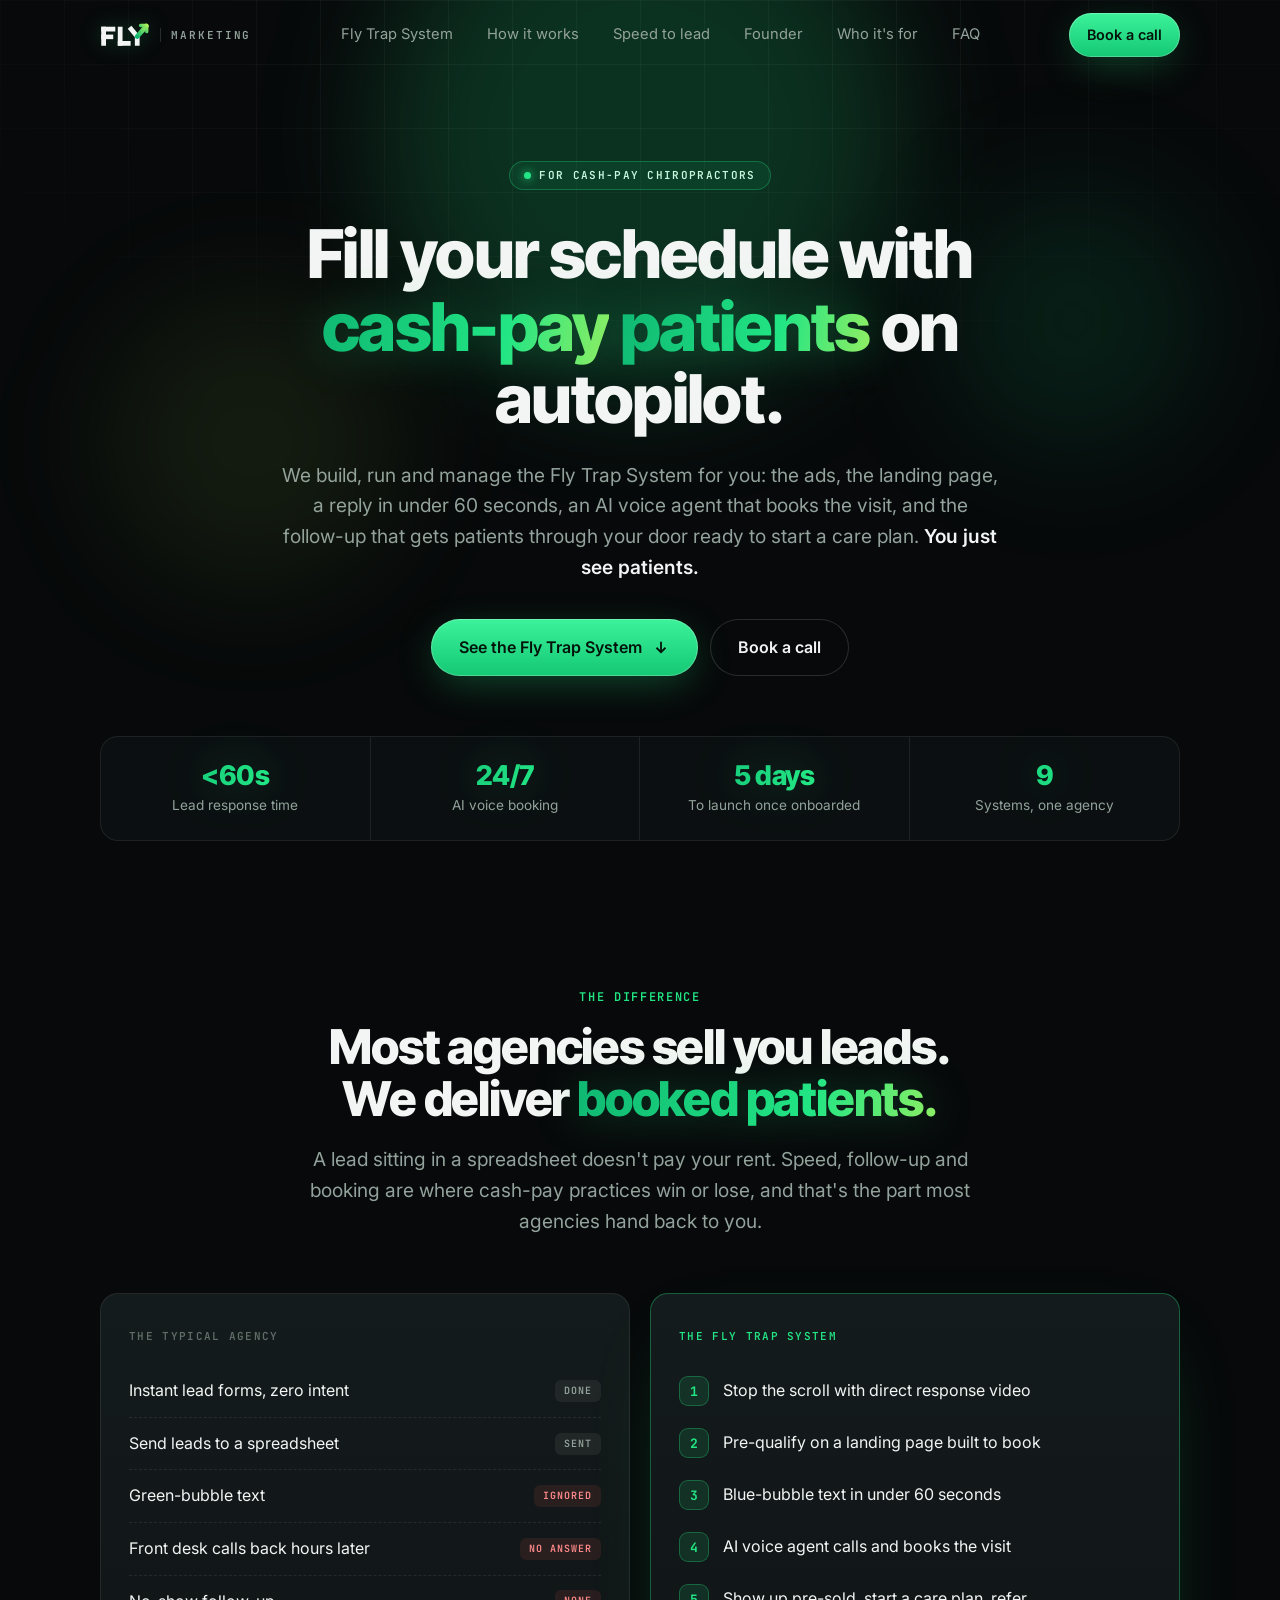
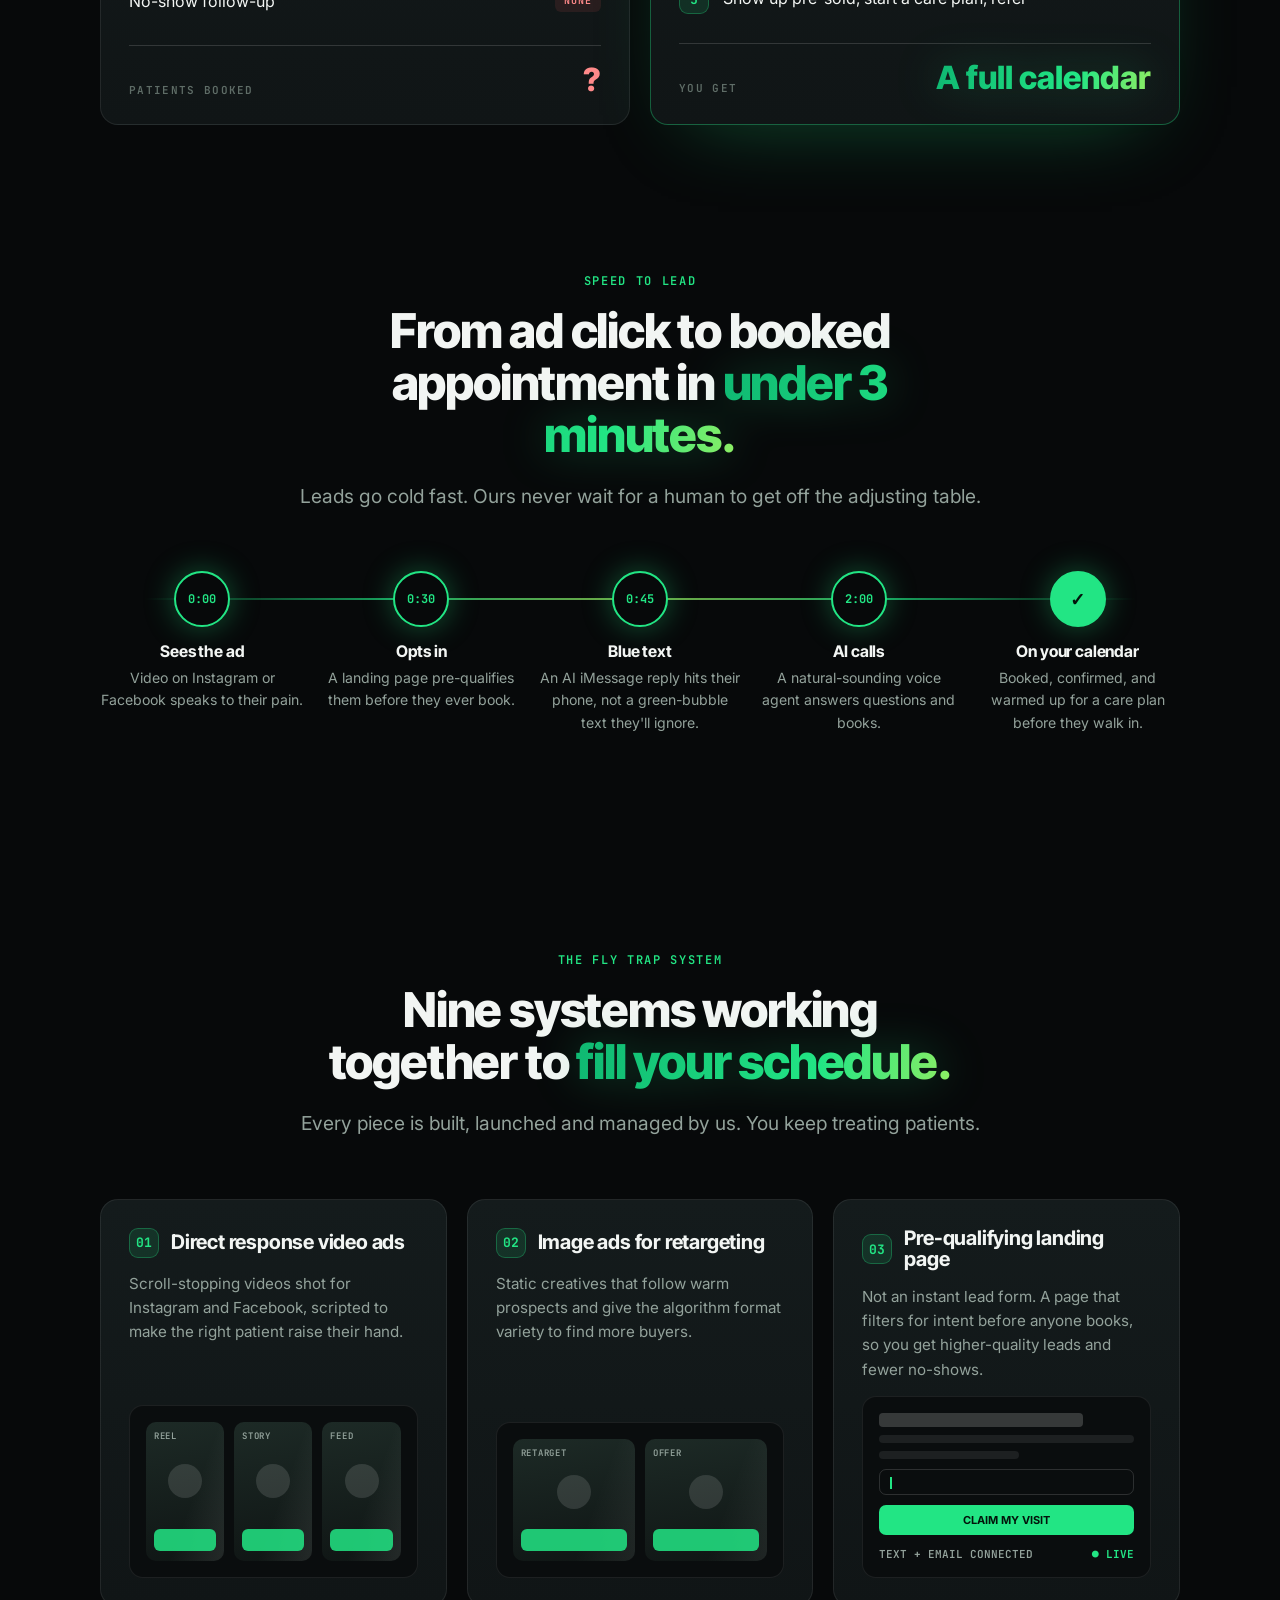
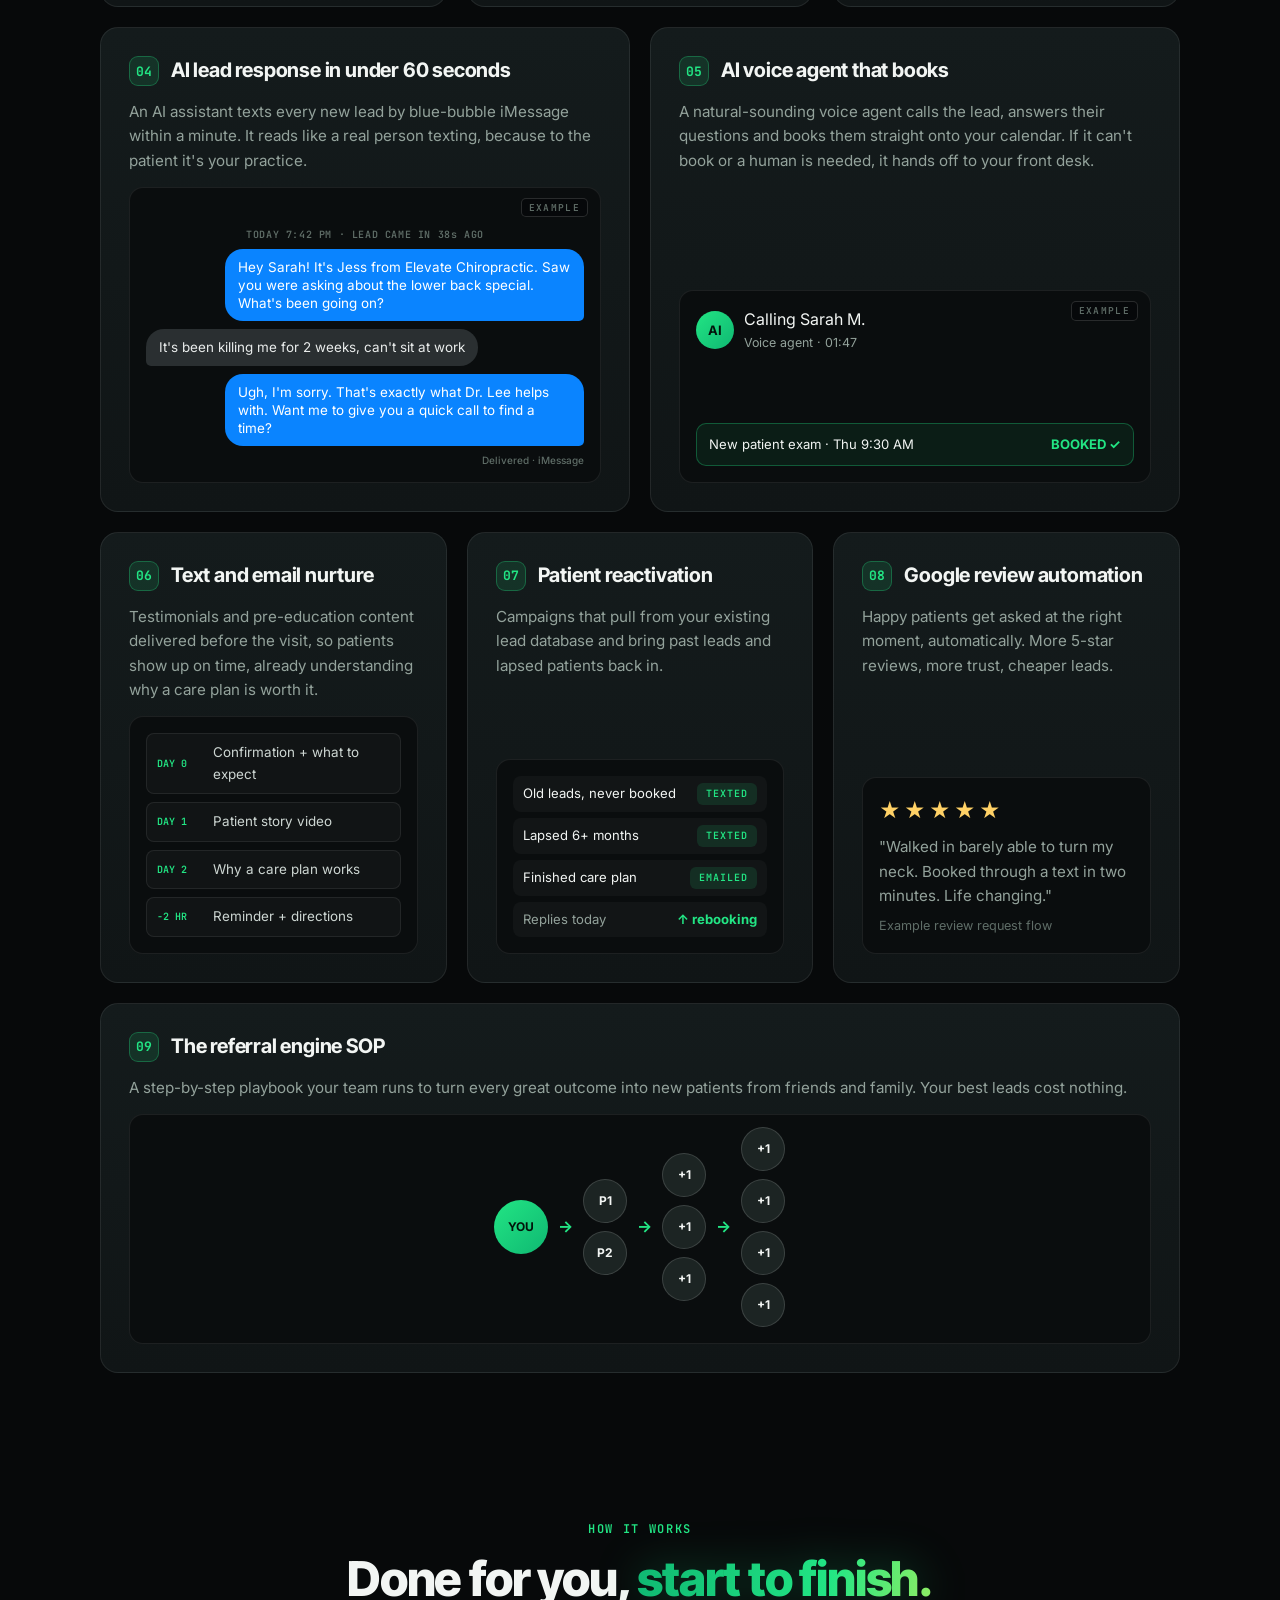
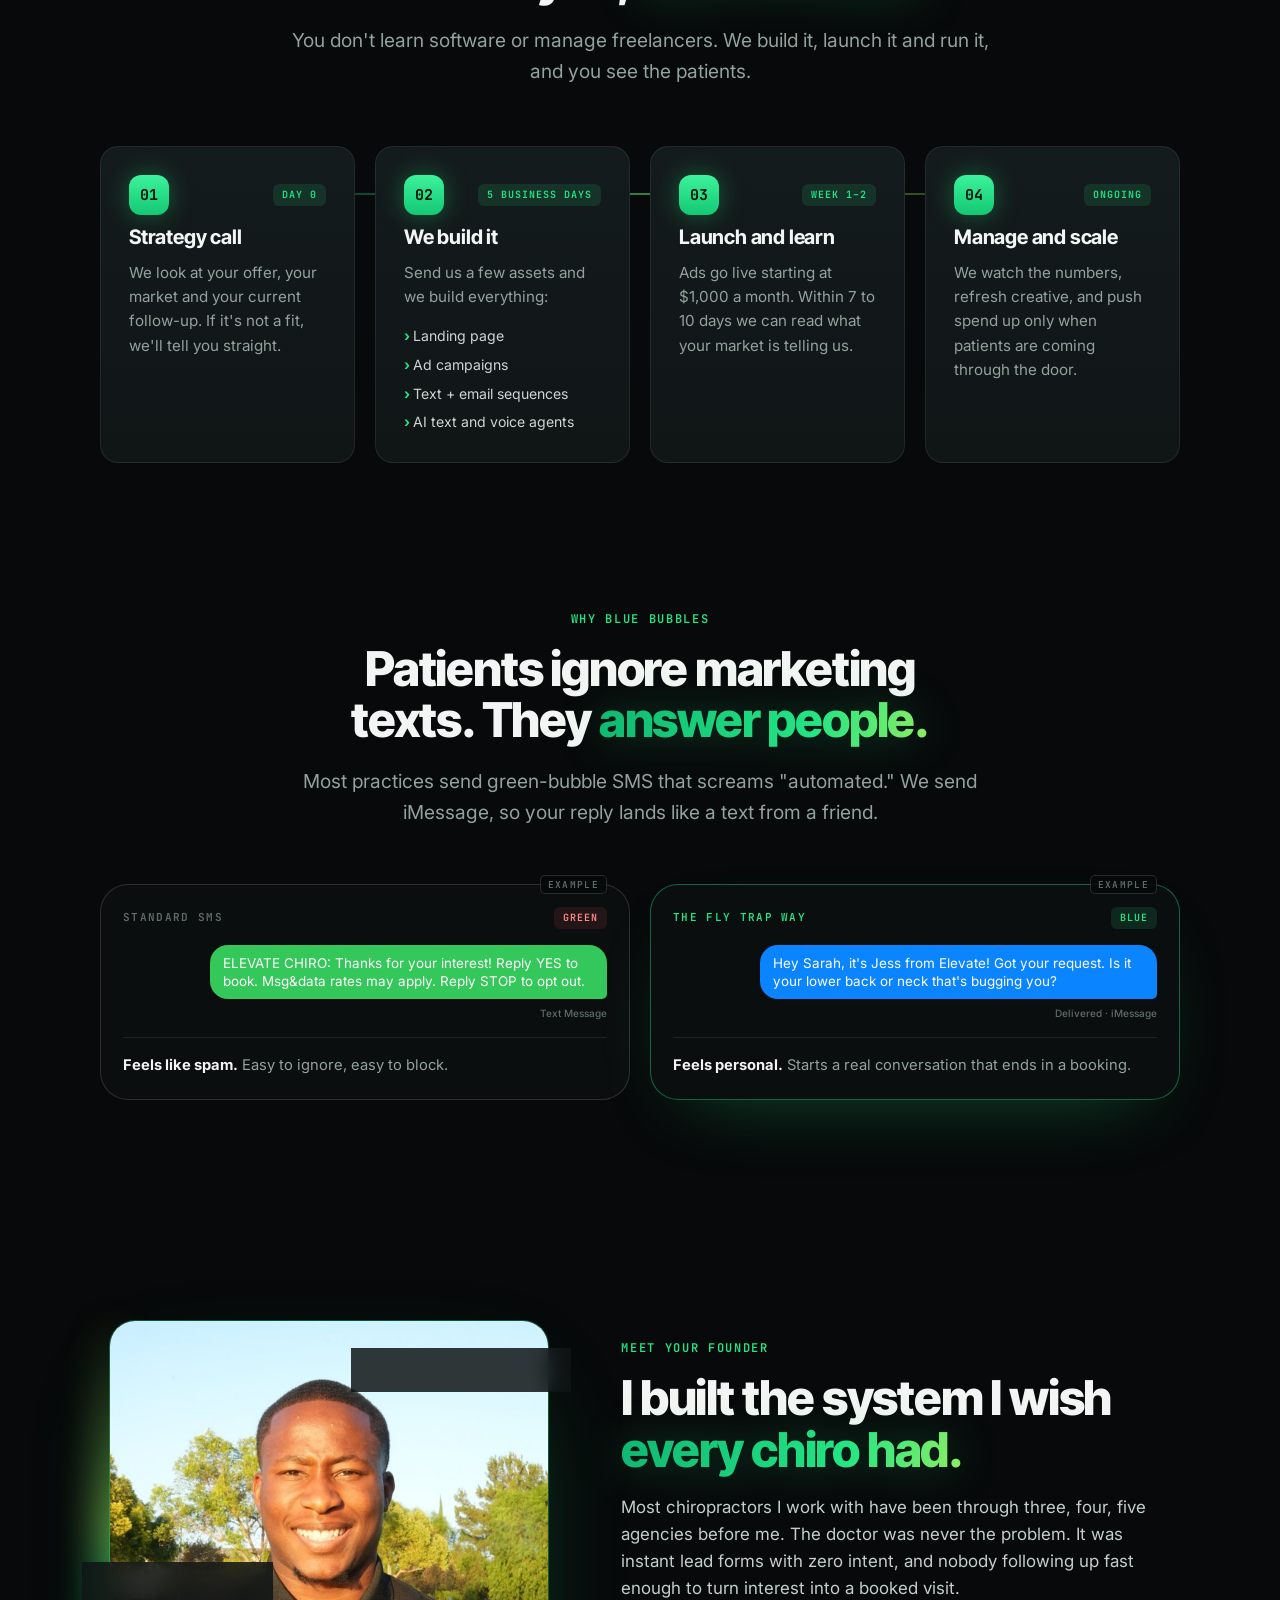
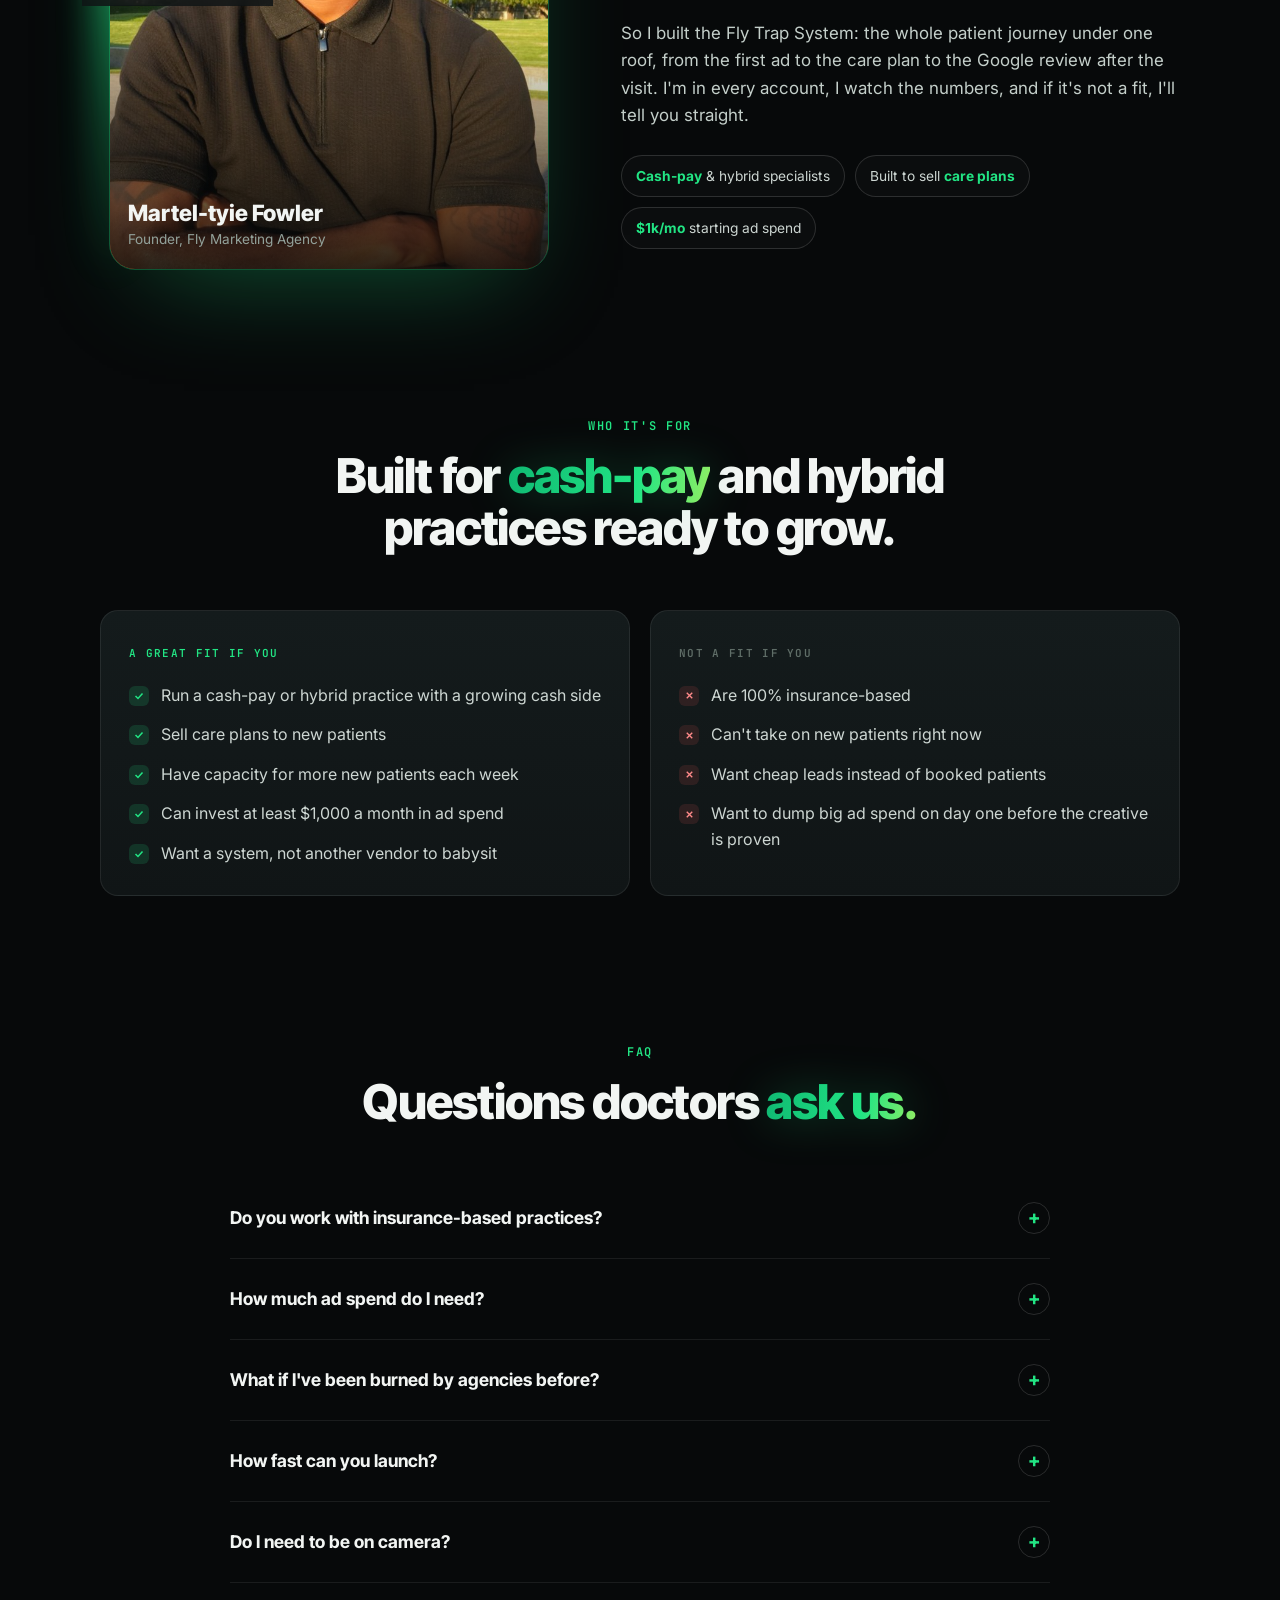
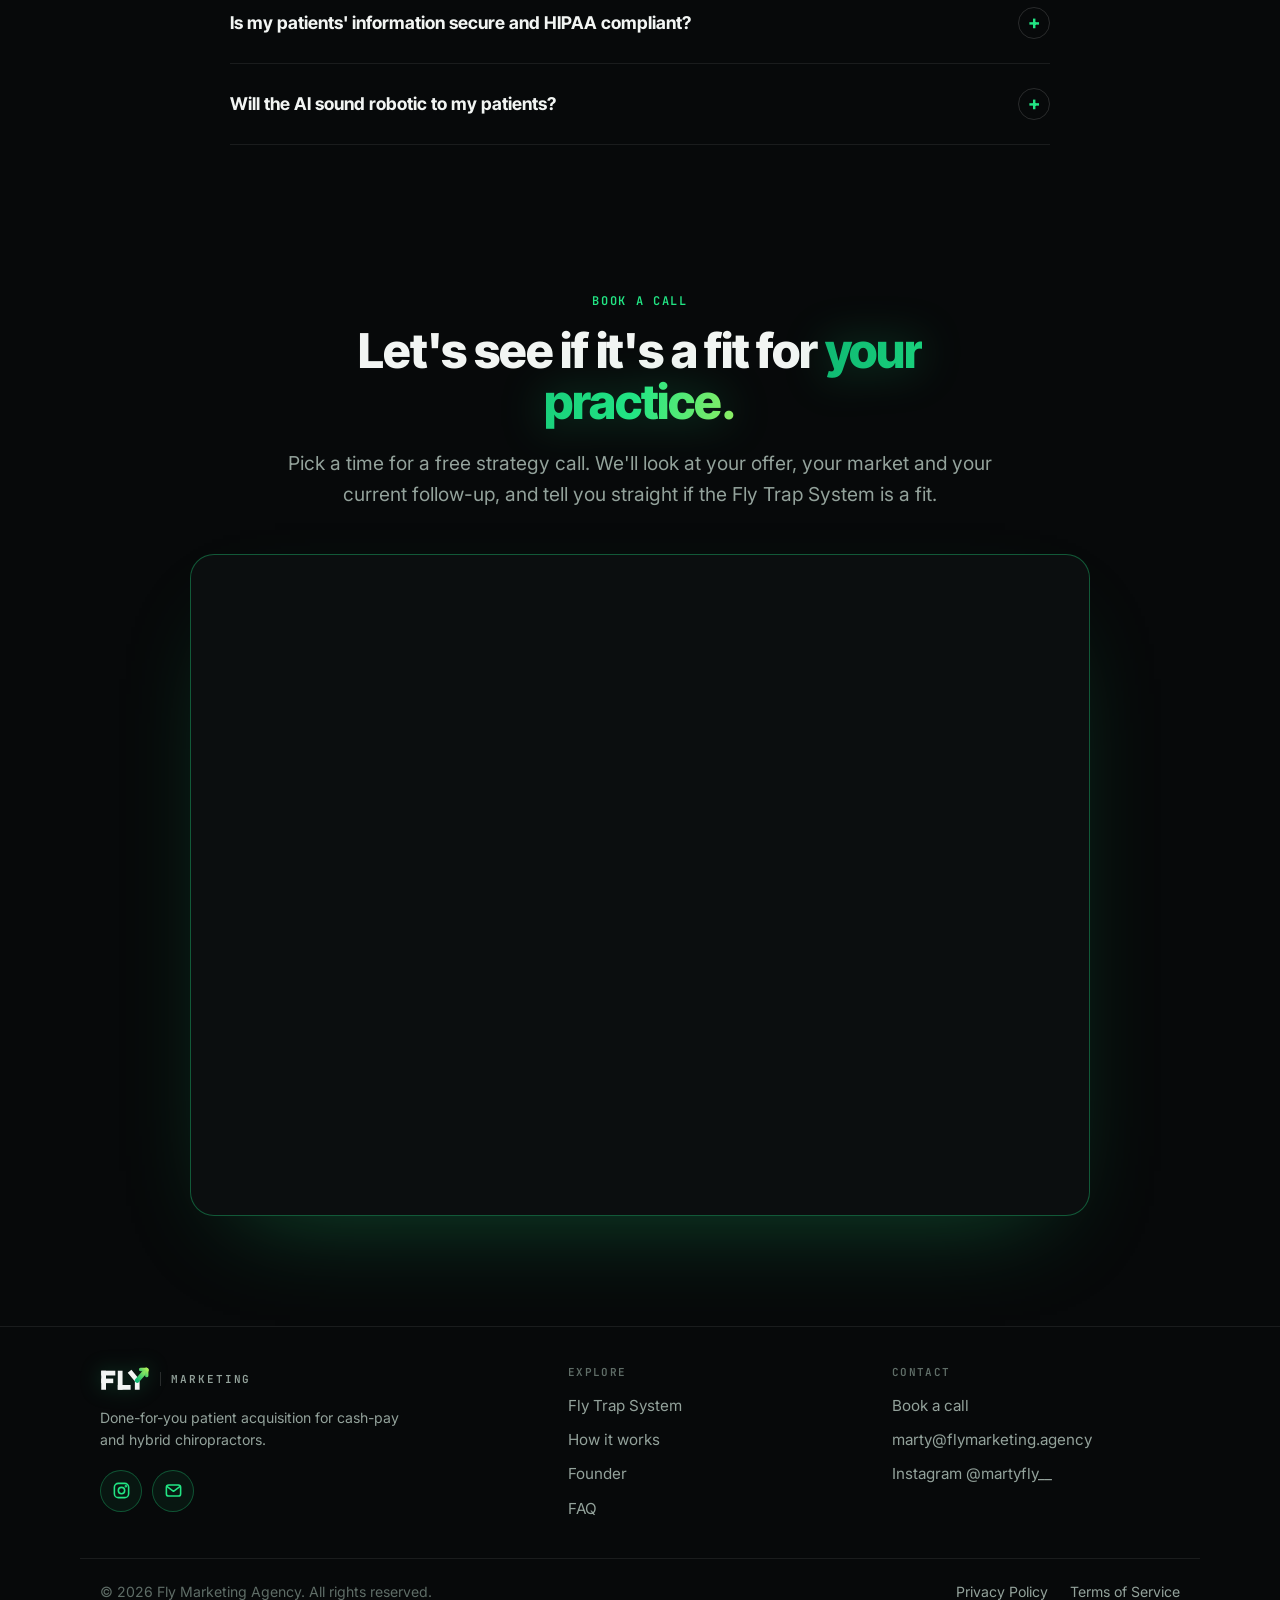
<file: index.html>
<!doctype html>
<html lang="en">
<head>
<!-- Google tag (gtag.js) -->
<script async src="https://www.googletagmanager.com/gtag/js?id=G-E39R969YW1"></script>
<script>
  window.dataLayer = window.dataLayer || [];
  function gtag(){dataLayer.push(arguments);}
  gtag('js', new Date());

  gtag('config', 'G-E39R969YW1');
</script>
<script>document.documentElement.classList.add("js")</script>
<meta charset="utf-8">
<meta name="viewport" content="width=device-width, initial-scale=1">
<title>Fly Marketing Agency | Patient Acquisition for Cash-Pay Chiropractors</title>
<meta name="description" content="Fly Marketing Agency fills cash-pay and hybrid chiropractic schedules with the Fly Trap System: direct response video ads, a pre-qualifying landing page, blue-bubble AI texting in under 60 seconds, an AI voice agent that books patients, nurture, reactivation, reviews and referrals.">
<link rel="canonical" href="https://www.flymarketing.agency/">
<meta name="robots" content="index, follow">
<meta name="theme-color" content="#07090a">

<meta property="og:type" content="website">
<meta property="og:site_name" content="Fly Marketing Agency">
<meta property="og:title" content="Fly Marketing Agency | Patient Acquisition for Cash-Pay Chiropractors">
<meta property="og:description" content="The Fly Trap System: ads, AI texting, an AI voice agent that books the appointment, and the follow-up that gets patients through the door.">
<meta property="og:url" content="https://www.flymarketing.agency/">
<meta property="og:image" content="https://www.flymarketing.agency/og-image.png">
<meta name="twitter:card" content="summary_large_image">

<link rel="icon" href="favicon.svg" type="image/svg+xml">
<link rel="preconnect" href="https://fonts.googleapis.com">
<link rel="preconnect" href="https://fonts.gstatic.com" crossorigin>
<link href="https://fonts.googleapis.com/css2?family=Inter:wght@400;500;600&family=Inter+Tight:wght@600;700;800&family=JetBrains+Mono:wght@500;600&display=swap" rel="stylesheet">

<script type="application/ld+json">
{
  "@context": "https://schema.org",
  "@type": "ProfessionalService",
  "name": "Fly Marketing Agency",
  "alternateName": ["Fly Marketing", "FlyMarketing Agency"],
  "url": "https://www.flymarketing.agency/",
  "logo": "https://www.flymarketing.agency/favicon.svg",
  "image": "https://www.flymarketing.agency/founder.jpg",
  "email": "marty@flymarketing.agency",
  "founder": {"@type": "Person", "name": "Martel-tyie Fowler", "jobTitle": "Founder"},
  "sameAs": ["https://www.instagram.com/martyfly__/"],
  "description": "Patient acquisition agency for cash-pay and hybrid chiropractors. The Fly Trap System: direct response video ads, AI lead response, AI voice booking, nurture, reactivation, review and referral systems.",
  "areaServed": "US",
  "knowsAbout": ["Chiropractic marketing", "Facebook ads", "Instagram ads", "AI appointment setting", "Chiropractic care plans", "Cash-pay patient acquisition"]
}
</script>

<style>
:root{
  --bg:#07090a;
  --card:#101516;
  --card-2:#141b1c;
  --line:rgba(255,255,255,.08);
  --line-2:rgba(255,255,255,.14);
  --text:#f2f5f3;
  --muted:#93a29b;
  --dim:#5f6d67;
  --green:#22e584;
  --green-2:#a8f05c;
  --green-3:#0fb872;
  --green-glow:rgba(34,229,132,.35);
  --imsg:#0a84ff;
  --sms:#34c759;
  --radius:18px;
  --max:1120px;
  --ease:cubic-bezier(.2,.7,.2,1);
}
*{box-sizing:border-box;margin:0;padding:0}
html{scroll-behavior:smooth;overflow-x:clip}
body{
  background:var(--bg);
  color:var(--text);
  font:16px/1.6 Inter,system-ui,sans-serif;
  -webkit-font-smoothing:antialiased;
  overflow-x:hidden;
}
body::before{
  content:"";position:fixed;inset:0;z-index:-2;
  background-image:
    linear-gradient(var(--line) 1px,transparent 1px),
    linear-gradient(90deg,var(--line) 1px,transparent 1px);
  background-size:64px 64px;
  mask-image:radial-gradient(ellipse 80% 60% at 50% 0%,#000 30%,transparent 85%);
  opacity:.55;
}
a{color:inherit;text-decoration:none}
img{max-width:100%;display:block}
.wrap{max-width:var(--max);margin:0 auto;padding:0 20px}
section{padding:110px 0;scroll-margin-top:70px}
.center{text-align:center}

/* ---------- type ---------- */
h1,h2,h3{font-family:"Inter Tight",Inter,sans-serif;letter-spacing:-.025em;line-height:1.08}
h1{font-size:clamp(2.3rem,5.6vw,4.2rem);font-weight:800;max-width:15ch;margin:0 auto}
h2{font-size:clamp(1.9rem,4vw,3rem);font-weight:800;max-width:20ch}
.center h2{margin-left:auto;margin-right:auto}
h3{font-size:1.25rem;font-weight:700;letter-spacing:-.01em}
.lead{color:var(--muted);font-size:clamp(1.05rem,1.6vw,1.2rem);max-width:60ch}
.center .lead{margin-left:auto;margin-right:auto}
.eyebrow{
  font:600 12px/1 "JetBrains Mono",monospace;letter-spacing:.14em;text-transform:uppercase;
  color:var(--green);margin-bottom:18px;display:block
}

/* the green word finish */
.g{
  background:linear-gradient(100deg,var(--green-3) 0%,var(--green) 30%,var(--green-2) 50%,var(--green) 70%,var(--green-3) 100%);
  background-size:220% 100%;
  -webkit-background-clip:text;background-clip:text;color:transparent;
  animation:sheen 6s ease-in-out infinite;
  filter:drop-shadow(0 0 22px rgba(34,229,132,.28));
}
@keyframes sheen{0%,100%{background-position:0% 50%}50%{background-position:100% 50%}}

/* ---------- buttons / pills ---------- */
.btn{
  display:inline-flex;align-items:center;gap:10px;
  padding:16px 28px;border-radius:999px;font-weight:600;font-size:1rem;
  background:linear-gradient(180deg,#3cf29a,#14c874);color:#03140b;
  box-shadow:0 0 0 1px rgba(255,255,255,.25) inset,0 10px 40px -8px var(--green-glow);
  transition:transform .25s var(--ease),box-shadow .25s;position:relative;overflow:hidden;
}
.btn::after{
  content:"";position:absolute;top:0;bottom:0;width:40%;left:-60%;
  background:linear-gradient(100deg,transparent,rgba(255,255,255,.55),transparent);
  transform:skewX(-20deg);transition:left .6s var(--ease);
}
.btn:hover::after{left:120%}
.btn:hover{transform:translateY(-2px);box-shadow:0 0 0 1px rgba(255,255,255,.35) inset,0 16px 50px -6px var(--green-glow)}
.btn svg{width:18px;height:18px;transition:transform .25s var(--ease)}
.btn:hover svg{transform:translateX(4px)}
.pill{
  display:inline-flex;align-items:center;gap:8px;padding:8px 14px;border-radius:999px;
  background:rgba(34,229,132,.08);border:1px solid rgba(34,229,132,.3);
  font:600 11px/1 "JetBrains Mono",monospace;letter-spacing:.12em;text-transform:uppercase;color:#c9f8de;
}
.pill i{width:7px;height:7px;border-radius:50%;background:var(--green);box-shadow:0 0 10px var(--green);animation:pulse 2s infinite}
@keyframes pulse{50%{opacity:.35}}
.note{color:var(--dim);font-size:.9rem;margin-top:14px}

/* ---------- progress + nav ---------- */
.progress{
  position:fixed;top:0;left:0;right:0;height:3px;z-index:60;transform-origin:0 50%;transform:scaleX(0);
  background:linear-gradient(90deg,var(--green-3),var(--green),var(--green-2));box-shadow:0 0 12px var(--green-glow);
}
nav{
  position:sticky;top:0;z-index:50;border-bottom:1px solid transparent;
  transition:background .3s,border-color .3s,backdrop-filter .3s;
}
nav.scrolled{background:rgba(7,9,10,.75);backdrop-filter:blur(14px);-webkit-backdrop-filter:blur(14px);border-bottom-color:var(--line)}
nav .wrap{display:flex;align-items:center;justify-content:space-between;height:70px;transition:height .3s}
nav.scrolled .wrap{height:60px}
.logo{display:flex;align-items:center;gap:10px;font:800 1.05rem "Inter Tight",sans-serif;letter-spacing:-.02em}
.logo svg{height:24px;width:auto;overflow:visible;filter:drop-shadow(0 0 10px rgba(34,229,132,.25))}
.logo .arw{transition:transform .35s var(--ease)}
.logo:hover .arw{transform:translate(2px,-2px)}
.logo span{color:var(--muted);font:600 11px "JetBrains Mono",monospace;letter-spacing:.18em;text-transform:uppercase;padding-left:10px;border-left:1px solid var(--line-2)}
@media (max-width:420px){.logo span{display:none}}
nav .links{display:flex;gap:6px;font-size:.92rem;color:var(--muted)}
nav .links a{padding:8px 14px;border-radius:999px;transition:color .2s,background .2s}
nav .links a:hover{color:var(--text)}
nav .links a.active{color:var(--green);background:rgba(34,229,132,.1)}
nav .btn{padding:10px 18px;font-size:.9rem}
.menu-btn{display:none;width:42px;height:42px;border-radius:12px;border:1px solid var(--line-2);background:transparent;cursor:pointer;position:relative}
.menu-btn span{position:absolute;left:11px;right:11px;height:2px;background:var(--text);border-radius:2px;transition:transform .3s var(--ease),opacity .2s}
.menu-btn span:nth-child(1){top:14px}.menu-btn span:nth-child(2){top:20px}.menu-btn span:nth-child(3){top:26px}
nav.open .menu-btn span:nth-child(1){transform:translateY(6px) rotate(45deg)}
nav.open .menu-btn span:nth-child(2){opacity:0}
nav.open .menu-btn span:nth-child(3){transform:translateY(-6px) rotate(-45deg)}
.nav-right{display:flex;gap:10px;align-items:center}
@media (max-width:860px){
  .menu-btn{display:block}
  nav .links{
    position:absolute;top:100%;left:0;right:0;flex-direction:column;gap:0;padding:8px 20px 20px;
    background:rgba(7,9,10,.96);backdrop-filter:blur(14px);border-bottom:1px solid var(--line);
    clip-path:inset(0 0 100% 0);transition:clip-path .4s var(--ease);
  }
  nav.open .links{clip-path:inset(0 0 0 0)}
  nav .links a{padding:14px 4px;border-radius:0;border-bottom:1px solid var(--line);font-size:1.05rem}
  nav .links a.active{background:none}
  nav .nav-right .btn{display:none}
}

/* ---------- hero ---------- */
.hero{padding:90px 0 40px;text-align:center;position:relative}
.orb{position:absolute;border-radius:50%;filter:blur(60px);z-index:-1;pointer-events:none}
.orb.a{width:520px;height:520px;left:50%;top:-200px;margin-left:-260px;background:rgba(34,229,132,.18);animation:drift 14s ease-in-out infinite}
.orb.b{width:300px;height:300px;left:8%;top:220px;background:rgba(168,240,92,.08);animation:drift 18s ease-in-out infinite reverse}
.orb.c{width:260px;height:260px;right:6%;top:120px;background:rgba(15,184,114,.12);animation:drift 16s ease-in-out infinite}
@keyframes drift{0%,100%{transform:translate(0,0)}33%{transform:translate(40px,30px)}66%{transform:translate(-30px,20px)}}
.hero .pill{margin-bottom:28px}
.hero .lead{margin:24px auto 0}
h1 .w{display:inline-block;opacity:0;transform:translateY(.5em) rotate(2deg);filter:blur(6px);
  animation:wordIn .8s var(--ease) forwards;animation-delay:calc(var(--i) * 70ms + 150ms)}
@keyframes wordIn{to{opacity:1;transform:none;filter:blur(0)}}
.fade-up{opacity:0;transform:translateY(16px);animation:fadeUp .8s var(--ease) forwards}
@keyframes fadeUp{to{opacity:1;transform:none}}
.hero-actions{margin-top:36px;display:flex;gap:12px;justify-content:center;flex-wrap:wrap}
.btn-ghost{background:transparent;color:var(--text);box-shadow:0 0 0 1px var(--line-2) inset}
.btn-ghost:hover{box-shadow:0 0 0 1px var(--green) inset}
.btn-ghost::after{display:none}

.strip{
  margin-top:60px;display:grid;grid-template-columns:repeat(4,1fr);
  border:1px solid var(--line);border-radius:var(--radius);background:rgba(16,21,22,.6);
}
.strip div{padding:22px 18px;text-align:center;border-right:1px solid var(--line)}
.strip div:last-child{border-right:0}
.strip b{display:block;font:800 1.7rem "Inter Tight",sans-serif;letter-spacing:-.02em}
.strip div > span{color:var(--muted);font-size:.85rem}
@media (max-width:720px){
  .strip{grid-template-columns:1fr 1fr}
  .strip div:nth-child(2){border-right:0}
  .strip div:nth-child(-n+2){border-bottom:1px solid var(--line)}
}


/* ---------- cards ---------- */
.card{
  background:linear-gradient(180deg,var(--card-2),var(--card));
  border:1px solid var(--line);border-radius:var(--radius);padding:28px;position:relative;
  transition:border-color .3s,transform .4s var(--ease),box-shadow .4s;
}
.card::before{
  content:"";position:absolute;inset:0;border-radius:inherit;pointer-events:none;opacity:0;transition:opacity .3s;
  background:radial-gradient(420px circle at var(--mx,50%) var(--my,50%),rgba(34,229,132,.10),transparent 45%);
}
.card:hover::before{opacity:1}
.card:hover{border-color:rgba(34,229,132,.28)}
.mono{font:600 11px/1 "JetBrains Mono",monospace;letter-spacing:.12em;text-transform:uppercase;color:var(--dim)}

/* difference */
.diff{display:grid;grid-template-columns:1fr 1fr;gap:20px;margin-top:56px}
@media (max-width:820px){.diff{grid-template-columns:1fr}}
.row{display:flex;justify-content:space-between;align-items:center;padding:13px 0;border-bottom:1px dashed var(--line)}
.row:last-of-type{border-bottom:0}
.chip{font:600 10px/1 "JetBrains Mono",monospace;letter-spacing:.1em;padding:6px 9px;border-radius:6px;background:rgba(255,255,255,.06);color:var(--muted);white-space:nowrap}
.chip.ok{background:rgba(34,229,132,.12);color:var(--green)}
.chip.bad{background:rgba(255,92,92,.1);color:#ff8a8a}
.total{margin-top:18px;padding-top:18px;border-top:1px solid var(--line-2);display:flex;justify-content:space-between;align-items:end;gap:12px}
.total b{font:800 2rem "Inter Tight",sans-serif;line-height:1}
.bad-card .total b{color:#ff8a8a}
.good-card{border-color:rgba(34,229,132,.35)!important;box-shadow:0 30px 80px -40px var(--green-glow)}
.step{display:flex;gap:14px;align-items:center;padding:11px 0}
.num{
  flex:none;width:30px;height:30px;border-radius:9px;display:grid;place-items:center;
  font:700 13px "JetBrains Mono",monospace;background:rgba(34,229,132,.12);color:var(--green);border:1px solid rgba(34,229,132,.3)
}

/* speed timeline */
.timeline{margin-top:60px;position:relative;display:grid;grid-template-columns:repeat(5,1fr);gap:14px}
.timeline::before{
  content:"";position:absolute;left:4%;right:4%;top:27px;height:2px;transform-origin:0 50%;transform:scaleX(0);
  transition:transform 1.6s var(--ease) .2s;
  background:linear-gradient(90deg,transparent,var(--green),var(--green-2),var(--green),transparent);opacity:.7
}
.timeline.in::before{transform:scaleX(1)}
.tick{text-align:center;position:relative}
.tick .dot{
  width:56px;height:56px;margin:0 auto 16px;border-radius:50%;display:grid;place-items:center;
  background:var(--bg);border:2px solid var(--green);box-shadow:0 0 30px var(--green-glow);
  font:700 12px "JetBrains Mono",monospace;color:var(--green)
}
.tick:last-child .dot{background:var(--green);color:#03140b;font-size:18px;animation:ring 2.4s infinite}
@keyframes ring{0%{box-shadow:0 0 0 0 rgba(34,229,132,.5)}70%{box-shadow:0 0 0 18px rgba(34,229,132,0)}100%{box-shadow:0 0 0 0 rgba(34,229,132,0)}}
.tick h3{font-size:1rem;margin-bottom:6px}
.tick p{color:var(--muted);font-size:.88rem}
@media (max-width:820px){
  .timeline{grid-template-columns:1fr;gap:0}
  .timeline::before{left:27px;right:auto;top:10px;bottom:10px;width:2px;height:auto;transform-origin:50% 0;transform:scaleY(0);
    background:linear-gradient(180deg,var(--green),var(--green-2),var(--green))}
  .timeline.in::before{transform:scaleY(1)}
  .tick{display:grid;grid-template-columns:56px 1fr;gap:18px;text-align:left;padding-bottom:26px}
  .tick .dot{margin:0}
}

/* stack grid */
.stack{display:grid;grid-template-columns:repeat(6,1fr);gap:20px;margin-top:60px}
.stack .card{grid-column:span 2;display:flex;flex-direction:column;gap:14px;overflow:hidden}
.stack .card.wide{grid-column:span 3}
.stack .card.full{grid-column:1/-1}
.stack .card p{color:var(--muted);font-size:.95rem}
.stack .card .head{display:flex;align-items:center;gap:12px}
.stack .card:hover{transform:translateY(-4px);box-shadow:0 24px 60px -30px var(--green-glow)}
.mock{margin-top:auto;border-radius:14px;background:#0a0d0e;border:1px solid var(--line);padding:16px;min-height:150px;position:relative}
@media (max-width:960px){.stack .card,.stack .card.wide{grid-column:span 3}}
@media (max-width:640px){.stack{grid-template-columns:1fr}.stack .card,.stack .card.wide,.stack .card.full{grid-column:auto}}

/* mock: ad creative */
.ads{display:flex;gap:10px}
.ad{flex:1;aspect-ratio:9/16;max-height:170px;border-radius:10px;position:relative;overflow:hidden;
  background:linear-gradient(170deg,#1d2a26,#0f1514);transition:transform .4s var(--ease)}
.card:hover .ad:nth-child(1){transform:translateY(-6px) rotate(-2deg)}
.card:hover .ad:nth-child(2){transform:translateY(-10px)}
.card:hover .ad:nth-child(3){transform:translateY(-6px) rotate(2deg)}
.ad::after{content:"";position:absolute;inset:auto 8px 10px 8px;height:22px;border-radius:6px;background:rgba(34,229,132,.85)}
.ad::before{content:"";position:absolute;inset:0;background:linear-gradient(110deg,transparent 30%,rgba(255,255,255,.08) 50%,transparent 70%);background-size:250% 100%;animation:shimmer 3s infinite}
@keyframes shimmer{from{background-position:150% 0}to{background-position:-100% 0}}
.ad .ph{position:absolute;top:30%;left:50%;transform:translateX(-50%);width:34px;height:34px;border-radius:50%;background:rgba(255,255,255,.12)}
.ad.sq{aspect-ratio:1}
.ad .lbl{position:absolute;top:8px;left:8px;font:600 9px "JetBrains Mono";letter-spacing:.08em;color:var(--muted)}

/* mock: landing */
.lp .bar{height:8px;border-radius:4px;background:rgba(255,255,255,.08);margin-bottom:8px}
.lp .bar.h{height:14px;width:80%;background:rgba(255,255,255,.18)}
.lp .bar.s{width:55%}
.lp .field{height:26px;border-radius:7px;border:1px solid var(--line-2);margin-top:10px;position:relative;overflow:hidden}
.lp .field::after{content:"";position:absolute;left:10px;top:7px;width:1.5px;height:12px;background:var(--green);animation:blink 1s steps(1) infinite}
@keyframes blink{50%{opacity:0}}
.lp .cta{height:30px;border-radius:7px;background:var(--green);margin-top:10px;display:grid;place-items:center;font:700 11px Inter;color:#03140b}
.lp .metric{display:flex;justify-content:space-between;margin-top:12px;font:600 11px "JetBrains Mono";color:var(--muted)}
.lp .metric b{color:var(--green)}

/* mock: chat */
.chat{display:flex;flex-direction:column;gap:8px;font-size:.84rem;line-height:1.35}
.bub{max-width:82%;padding:9px 13px;border-radius:18px}
.bub.out{align-self:flex-end;background:var(--imsg);color:#fff;border-bottom-right-radius:5px}
.bub.in{align-self:flex-start;background:#2a2f31;color:#e9eceb;border-bottom-left-radius:5px}
.bub.green{align-self:flex-end;background:var(--sms);color:#fff;border-bottom-right-radius:5px}
.chat .meta{align-self:flex-end;font:500 10px Inter;color:var(--dim)}
.chat .stamp{text-align:center;font:600 10px "JetBrains Mono";color:var(--dim);letter-spacing:.06em}
.js .chat > *{opacity:0;transform:translateY(10px) scale(.96);transition:opacity .5s var(--ease),transform .5s var(--ease)}
.in .chat > *, .chat.in > *{opacity:1;transform:none}
.chat > *:nth-child(2){transition-delay:.35s}.chat > *:nth-child(3){transition-delay:1.1s}
.chat > *:nth-child(4){transition-delay:1.8s}.chat > *:nth-child(5){transition-delay:2.2s}

/* mock: voice call */
.call{display:flex;flex-direction:column;align-items:center;gap:12px}
.call .who{display:flex;align-items:center;gap:10px;width:100%}
.avatar{width:38px;height:38px;border-radius:50%;background:linear-gradient(135deg,var(--green),var(--green-3));display:grid;place-items:center;font:700 13px Inter;color:#03140b;animation:ring 2.4s infinite}
.call .who small{display:block;color:var(--muted);font-size:.78rem}
.wave{display:flex;align-items:center;gap:4px;height:46px}
.wave span{width:4px;border-radius:3px;background:var(--green);animation:wave 1.1s ease-in-out infinite}
@keyframes wave{0%,100%{height:8px;opacity:.5}50%{height:42px;opacity:1}}
.booked{width:100%;display:flex;align-items:center;justify-content:space-between;padding:10px 12px;border-radius:10px;
  background:rgba(34,229,132,.08);border:1px solid rgba(34,229,132,.3);font-size:.82rem;gap:10px}
.booked b{color:var(--green);white-space:nowrap}

/* mock: sequence */
.seq{display:flex;flex-direction:column;gap:8px}
.seq div{display:flex;align-items:center;gap:10px;font-size:.84rem;color:#cdd6d2;padding:8px 10px;border-radius:8px;background:rgba(255,255,255,.03);border:1px solid var(--line);transition:opacity .5s var(--ease),transform .5s var(--ease)}
.js .seq div{opacity:0;transform:translateX(-12px)}
.in .seq div{opacity:1;transform:none}
.seq div:nth-child(2){transition-delay:.15s}.seq div:nth-child(3){transition-delay:.3s}.seq div:nth-child(4){transition-delay:.45s}
.seq em{font-style:normal;font:600 10px "JetBrains Mono";color:var(--green);min-width:46px}

/* mock: reactivation */
.db{display:flex;flex-direction:column;gap:6px;font-size:.82rem}
.db div{display:flex;justify-content:space-between;align-items:center;padding:7px 10px;border-radius:8px;background:rgba(255,255,255,.03);gap:8px}
.db span{color:var(--muted)}

/* mock: review */
.stars{display:flex;gap:4px;color:#ffd166;font-size:1.3rem}
.stars i{font-style:normal;transition:opacity .4s,transform .5s cubic-bezier(.3,1.6,.5,1)}
.js .stars i{opacity:0;transform:scale(.3) rotate(-40deg)}
.in .stars i{opacity:1;transform:none}
.stars i:nth-child(2){transition-delay:.12s}.stars i:nth-child(3){transition-delay:.24s}.stars i:nth-child(4){transition-delay:.36s}.stars i:nth-child(5){transition-delay:.48s}
.review{font-size:.86rem;color:#cdd6d2;margin-top:8px}
.review small{display:block;color:var(--dim);margin-top:8px}

/* mock: referral */
.ref{display:flex;align-items:center;justify-content:center;gap:10px;height:100%;padding-top:12px;flex-wrap:wrap}
.ref .node{width:44px;height:44px;border-radius:50%;display:grid;place-items:center;font:700 12px Inter;background:#1c2423;border:1px solid var(--line-2);
  transition:opacity .4s,transform .5s cubic-bezier(.3,1.6,.5,1)}
.js .ref .node{opacity:0;transform:scale(.4)}
.in .ref .node{opacity:1;transform:none}
.ref .node.me{background:linear-gradient(135deg,var(--green),var(--green-3));color:#03140b;border:0;width:54px;height:54px}
.ref .arrow{color:var(--green);font-weight:700}
.ref .col{display:flex;flex-direction:column;gap:8px}
.ref .col:nth-of-type(2) .node{transition-delay:.25s}
.ref .col:nth-of-type(3) .node{transition-delay:.5s}
.ref .col:nth-of-type(4) .node{transition-delay:.75s}

/* blue vs green */
.vs{display:grid;grid-template-columns:1fr 1fr;gap:20px;margin-top:56px}
@media (max-width:760px){.vs{grid-template-columns:1fr}}
.phone{border-radius:28px;padding:22px;background:#0b0e0f;border:1px solid var(--line-2);position:relative}
.ex{position:absolute;top:10px;right:12px;z-index:2;font:600 9.5px/1 "JetBrains Mono",monospace;letter-spacing:.14em;text-transform:uppercase;color:var(--dim);padding:4px 7px;border:1px solid var(--line-2);border-radius:5px;background:rgba(7,9,10,.85)}
.js .chat > .ex{opacity:1;transform:none}
.mock.chat{padding-top:40px}
.phone .ex{top:-10px;right:22px}
.phone .top{display:flex;justify-content:space-between;align-items:center;margin-bottom:16px}
.phone .verdict{margin-top:18px;padding-top:16px;border-top:1px solid var(--line);font-size:.92rem;color:var(--muted)}
.phone .verdict b{color:var(--text)}
.phone.win{border-color:rgba(34,229,132,.4);box-shadow:0 30px 80px -40px var(--green-glow)}

/* founder */
.founder{display:grid;grid-template-columns:.9fr 1.1fr;gap:64px;align-items:center}
@media (max-width:860px){.founder{grid-template-columns:1fr;gap:40px}}
.photo{position:relative;max-width:440px;width:100%;margin:0 auto;perspective:1000px}
.photo .frame{
  position:relative;border-radius:26px;overflow:hidden;aspect-ratio:4/5;
  border:1px solid rgba(34,229,132,.35);box-shadow:0 40px 100px -40px var(--green-glow);
  transform:rotateX(var(--rx,0deg)) rotateY(var(--ry,0deg));transition:transform .3s var(--ease);
}
.photo .frame img{width:100%;height:100%;object-fit:cover}
.photo .frame::after{content:"";position:absolute;inset:0;background:linear-gradient(180deg,transparent 55%,rgba(7,9,10,.85))}
.photo::before{
  content:"";position:absolute;inset:-14px;border-radius:34px;z-index:-1;
  background:conic-gradient(from var(--ang,0deg),transparent 0 60%,var(--green) 75%,var(--green-2) 80%,transparent 90%);
  filter:blur(18px);opacity:.55;animation:spin 8s linear infinite;
}
@property --ang{syntax:"<angle>";inherits:false;initial-value:0deg}
@keyframes spin{to{--ang:360deg}}
.photo .badge{position:absolute;left:18px;bottom:18px;right:18px;z-index:2;display:flex;justify-content:space-between;align-items:end}
.photo .badge b{font:800 1.4rem "Inter Tight",sans-serif;display:block}
.photo .badge small{color:var(--muted);font-size:.85rem}
.floating{position:absolute;z-index:3;padding:10px 14px;border-radius:14px;font-size:.82rem;font-weight:600;
  background:rgba(16,21,22,.85);backdrop-filter:blur(10px);border:1px solid var(--line-2);display:flex;align-items:center;gap:8px;
  animation:float 5s ease-in-out infinite}
.floating .dotg{width:8px;height:8px;border-radius:50%;background:var(--green);box-shadow:0 0 10px var(--green)}
.floating.f1{top:28px;right:-22px}
.floating.f2{top:44%;left:-26px;animation-delay:-2.5s}
@media (max-width:520px){.floating.f1{right:-6px}.floating.f2{left:-6px}}
@keyframes float{0%,100%{transform:translateY(0)}50%{transform:translateY(-10px)}}
.founder-copy p{color:#c4cfca;font-size:1.06rem;margin-top:18px}
.founder-copy .sig{margin-top:26px;font:700 1.5rem "Inter Tight",sans-serif}
.founder-copy .sig small{display:block;font:500 .9rem Inter;color:var(--muted);margin-top:2px}
.facts{display:flex;flex-wrap:wrap;gap:10px;margin-top:26px}
.facts span{padding:9px 14px;border-radius:999px;border:1px solid var(--line-2);font-size:.86rem;color:#cdd6d2;background:rgba(255,255,255,.02)}
.facts span b{color:var(--green)}

/* how it works */
.how{display:grid;grid-template-columns:repeat(4,1fr);gap:20px;margin-top:60px;position:relative;text-align:left}
.how::before{content:"";position:absolute;left:8%;right:8%;top:47px;height:2px;z-index:0;
  background:linear-gradient(90deg,transparent,rgba(34,229,132,.5),rgba(168,240,92,.5),transparent)}
.how .card{z-index:1;display:flex;flex-direction:column;gap:12px}
.how .badge{display:flex;align-items:center;justify-content:space-between}
.how .big{width:40px;height:40px;border-radius:12px;display:grid;place-items:center;font:700 15px "JetBrains Mono",monospace;
  background:linear-gradient(180deg,#3cf29a,#14c874);color:#03140b;box-shadow:0 0 24px var(--green-glow)}
.how p{color:var(--muted);font-size:.95rem}
.how ul{list-style:none;display:flex;flex-direction:column;gap:6px;margin-top:4px;font-size:.88rem;color:#cdd6d2}
.how li::before{content:"› ";color:var(--green);font-weight:700}
@media (max-width:960px){.how{grid-template-columns:1fr 1fr}.how::before{display:none}}
@media (max-width:560px){.how{grid-template-columns:1fr}}

/* fit */
.fit{display:grid;grid-template-columns:1fr 1fr;gap:20px;margin-top:56px}
@media (max-width:760px){.fit{grid-template-columns:1fr}}
.fit ul{list-style:none;display:flex;flex-direction:column;gap:14px;margin-top:18px}
.fit li{display:flex;gap:12px;color:#cdd6d2}
.fit li::before{content:"";flex:none;width:20px;height:20px;margin-top:3px;border-radius:6px;
  background:rgba(34,229,132,.15) url("data:image/svg+xml,%3Csvg xmlns='http://www.w3.org/2000/svg' viewBox='0 0 24 24' fill='none' stroke='%2322e584' stroke-width='3'%3E%3Cpath d='M5 12l5 5 9-10'/%3E%3C/svg%3E") center/12px no-repeat}
.fit .no li::before{background:rgba(255,92,92,.12) url("data:image/svg+xml,%3Csvg xmlns='http://www.w3.org/2000/svg' viewBox='0 0 24 24' fill='none' stroke='%23ff8a8a' stroke-width='3'%3E%3Cpath d='M6 6l12 12M18 6L6 18'/%3E%3C/svg%3E") center/11px no-repeat}

/* faq */
.faq{max-width:820px;margin:50px auto 0}
details{border-bottom:1px solid var(--line);padding:4px 0}
summary{cursor:pointer;list-style:none;display:flex;justify-content:space-between;align-items:center;gap:20px;padding:20px 0;
  font:700 1.1rem "Inter Tight",sans-serif;transition:color .2s}
summary:hover{color:var(--green)}
summary::-webkit-details-marker{display:none}
summary::after{content:"+";flex:none;width:30px;height:30px;border-radius:50%;display:grid;place-items:center;
  border:1px solid var(--line-2);color:var(--green);font-size:1.2rem;line-height:1;transition:transform .3s var(--ease),background .3s}
details[open] summary::after{transform:rotate(45deg);background:rgba(34,229,132,.12)}
.faq .ans{display:grid;grid-template-rows:0fr;transition:grid-template-rows .45s var(--ease)}
.faq .ans > div{overflow:hidden}
.faq details.on .ans,html:not(.js) .faq details[open] .ans{grid-template-rows:1fr}
.faq .ans p{color:var(--muted);padding-bottom:20px}
.faq .ans p + p{margin-top:-8px}

/* final cta */
.final{
  text-align:center;border-radius:28px;padding:80px 24px;position:relative;overflow:hidden;
  background:radial-gradient(ellipse at 50% 0%,rgba(34,229,132,.2),transparent 65%),linear-gradient(180deg,#0f1617,#0a0e0f);
  border:1px solid rgba(34,229,132,.25);
}
.final .lead{margin:20px auto 34px}

/* booking */
.booking{max-width:900px;margin:44px auto 0;padding:10px;border-radius:24px;background:#0b0e0f;border:1px solid rgba(34,229,132,.35);box-shadow:0 40px 100px -50px var(--green-glow)}
.booking iframe{display:block;min-height:640px;border-radius:14px}
.m-only{display:none}
@media (max-width:860px){nav .links a.m-only{display:block;color:var(--green);font-weight:600}}

footer{border-top:1px solid var(--line);padding:40px 0 90px;color:var(--dim);font-size:.88rem}
footer .wrap{display:flex;justify-content:space-between;gap:20px;flex-wrap:wrap;align-items:center}
footer .legal{margin-top:36px;padding-top:22px;border-top:1px solid var(--line);display:flex;justify-content:space-between;gap:12px 24px;flex-wrap:wrap}
footer .legal-links{display:flex;gap:22px}
footer .legal a,.foot-col a{color:var(--muted);transition:color .2s}
footer .legal a:hover,.foot-col a:hover{color:var(--green)}
footer .foot-grid{display:grid;grid-template-columns:1.5fr 1fr 1fr;gap:36px;align-items:start}
.foot-brand p{color:var(--muted);margin:16px 0 18px;max-width:34ch}
.foot-col{display:flex;flex-direction:column;gap:10px;font-size:.95rem}
.foot-col .mono{margin-bottom:6px}
@media (max-width:760px){footer .foot-grid{grid-template-columns:1fr 1fr}.foot-brand{grid-column:1/-1}}
.socials{display:flex;align-items:center;gap:10px}
.socials .mono{margin-right:6px}
.socials a{width:42px;height:42px;border-radius:50%;display:grid;place-items:center;color:var(--green);
  border:1px solid rgba(34,229,132,.3);background:rgba(34,229,132,.06);transition:transform .25s var(--ease),background .25s,box-shadow .25s}
.socials a:hover{transform:translateY(-3px);background:rgba(34,229,132,.15);box-shadow:0 8px 24px -8px var(--green-glow)}
.socials svg{width:19px;height:19px}
.contact-list{margin-top:0;display:flex;gap:12px 36px;justify-content:center;flex-wrap:wrap}
.contact-list a{color:var(--text);font-weight:500;transition:color .2s}
.contact-list a:hover{color:var(--green)}
.contact-list span{display:block;font:600 10px "JetBrains Mono",monospace;letter-spacing:.14em;text-transform:uppercase;color:var(--dim);margin-bottom:4px}

.to-top{position:fixed;right:20px;bottom:20px;z-index:40;width:46px;height:46px;border-radius:50%;border:1px solid rgba(34,229,132,.4);
  background:rgba(16,21,22,.85);backdrop-filter:blur(10px);color:var(--green);display:grid;place-items:center;cursor:pointer;
  opacity:0;transform:translateY(16px);pointer-events:none;transition:opacity .3s,transform .3s var(--ease)}
.to-top.show{opacity:1;transform:none;pointer-events:auto}
.to-top svg{width:18px;height:18px}

/* reveal */
.js .reveal{opacity:0;transform:translateY(34px);transition:opacity .9s var(--ease),transform .9s var(--ease);transition-delay:var(--d,0s)}
.js .reveal.in{opacity:1;transform:none}
.reveal.in.card:hover{transform:translateY(-4px)}

@media (prefers-reduced-motion:reduce){
  *,*::before,*::after{animation:none!important;transition:none!important}
  html{scroll-behavior:auto}
  .reveal,h1 .w,.fade-up,.chat > *,.seq div,.stars i,.ref .node{opacity:1!important;transform:none!important;filter:none!important}
  .timeline::before{transform:none!important}
}
</style>
</head>
<body>

<div class="progress" aria-hidden="true"></div>

<nav id="nav">
  <div class="wrap">
    <a href="#top" class="logo" aria-label="Fly Marketing Agency home">
      <svg viewBox="-3 -1 120 58" aria-hidden="true"><defs><linearGradient id="arrowg" x1="0" y1="1" x2="1" y2="0"><stop offset="0" stop-color="#0fb872"/><stop offset="1" stop-color="#a8f05c"/></linearGradient></defs><g fill="#f2f5f3"><rect x="0" y="8" width="11.5" height="46"/><rect x="0" y="8" width="34" height="11.5"/><rect x="0" y="27" width="29" height="11"/><rect x="40" y="8" width="11.5" height="46"/><rect x="40" y="42.5" width="31" height="11.5"/></g><path d="M68.5 9 L87 31.5 V54" fill="none" stroke="#f2f5f3" stroke-width="11.5" stroke-linejoin="round"/><g class="arw"><path d="M87 31.5 L109 6.5" fill="none" stroke="url(#arrowg)" stroke-width="11.5" stroke-linecap="round"/><path d="M95 5 H110 V20" fill="none" stroke="url(#arrowg)" stroke-width="8" stroke-linecap="round" stroke-linejoin="round"/></g></svg>
      <span>Marketing</span>
    </a>
    <div class="links">
      <a href="#system">Fly Trap System</a>
      <a href="#how">How it works</a>
      <a href="#speed">Speed to lead</a>
      <a href="#founder">Founder</a>
      <a href="#fit">Who it's for</a>
      <a href="#faq">FAQ</a>
      <a href="#book" class="m-only">Book a call</a>
    </div>
    <div class="nav-right">
      <a class="btn" href="#book">Book a call</a>
      <button class="menu-btn" aria-label="Open menu" aria-expanded="false"><span></span><span></span><span></span></button>
    </div>
  </div>
</nav>

<header class="hero" id="top">
  <div class="orb a"></div><div class="orb b"></div><div class="orb c"></div>
  <div class="wrap">
    <span class="pill fade-up"><i></i>For cash-pay chiropractors</span>
    <h1 aria-label="Fill your schedule with cash-pay patients on autopilot.">
      <span class="w" style="--i:0">Fill</span> <span class="w" style="--i:1">your</span> <span class="w" style="--i:2">schedule</span> <span class="w" style="--i:3">with</span>
      <span class="w" style="--i:4"><span class="g">cash-pay</span></span> <span class="w" style="--i:5"><span class="g">patients</span></span> <span class="w" style="--i:6">on</span> <span class="w" style="--i:7">autopilot.</span>
    </h1>
    <p class="lead fade-up" style="animation-delay:.8s">We build, run and manage the Fly Trap System for you: the ads, the landing page, a reply in under 60 seconds, an AI voice agent that books the visit, and the follow-up that gets patients through your door ready to start a care plan. <strong style="color:var(--text);font-weight:600">You just see patients.</strong></p>
    <div class="hero-actions fade-up" style="animation-delay:1s">
      <a class="btn" href="#system">See the Fly Trap System
        <svg viewBox="0 0 24 24" fill="none" stroke="currentColor" stroke-width="2.4"><path d="M12 5v14M6 13l6 6 6-6"/></svg></a>
      <a class="btn btn-ghost" href="#book">Book a call</a>
    </div>

    <div class="strip reveal">
      <div><b class="g">&lt;<span data-count="60">60</span>s</b><span>Lead response time</span></div>
      <div><b class="g">24/7</b><span>AI voice booking</span></div>
      <div><b class="g"><span data-count="5">5</span> days</b><span>To launch once onboarded</span></div>
      <div><b class="g"><span data-count="9">9</span></b><span>Systems, one agency</span></div>
    </div>
  </div>

</header>

<!-- THE DIFFERENCE -->
<section id="difference">
  <div class="wrap center">
    <span class="eyebrow reveal">The difference</span>
    <h2 class="reveal">Most agencies sell you leads. We deliver <span class="g">booked patients.</span></h2>
    <p class="lead reveal" style="margin-top:20px">A lead sitting in a spreadsheet doesn't pay your rent. Speed, follow-up and booking are where cash-pay practices win or lose, and that's the part most agencies hand back to you.</p>

    <div class="diff" style="text-align:left">
      <div class="card bad-card reveal">
        <span class="mono">The typical agency</span>
        <div style="margin-top:18px">
          <div class="row">Instant lead forms, zero intent<span class="chip">DONE</span></div>
          <div class="row">Send leads to a spreadsheet<span class="chip">SENT</span></div>
          <div class="row">Green-bubble text<span class="chip bad">IGNORED</span></div>
          <div class="row">Front desk calls back hours later<span class="chip bad">NO ANSWER</span></div>
          <div class="row">No-show follow-up<span class="chip bad">NONE</span></div>
        </div>
        <div class="total"><span class="mono">Patients booked</span><b>?</b></div>
      </div>
      <div class="card good-card reveal">
        <span class="mono" style="color:var(--green)">The Fly Trap System</span>
        <div style="margin-top:18px">
          <div class="step"><span class="num">1</span>Stop the scroll with direct response video</div>
          <div class="step"><span class="num">2</span>Pre-qualify on a landing page built to book</div>
          <div class="step"><span class="num">3</span>Blue-bubble text in under 60 seconds</div>
          <div class="step"><span class="num">4</span>AI voice agent calls and books the visit</div>
          <div class="step"><span class="num">5</span>Show up pre-sold, start a care plan, refer</div>
        </div>
        <div class="total"><span class="mono">You get</span><b class="g">A full calendar</b></div>
      </div>
    </div>
  </div>
</section>

<!-- SPEED TO LEAD -->
<section id="speed" style="padding-top:40px">
  <div class="wrap center">
    <span class="eyebrow reveal">Speed to lead</span>
    <h2 class="reveal">From ad click to booked appointment in <span class="g">under 3 minutes.</span></h2>
    <p class="lead reveal" style="margin-top:20px">Leads go cold fast. Ours never wait for a human to get off the adjusting table.</p>

    <div class="timeline reveal">
      <div class="tick"><div class="dot">0:00</div><div><h3>Sees the ad</h3><p>Video on Instagram or Facebook speaks to their pain.</p></div></div>
      <div class="tick"><div class="dot">0:30</div><div><h3>Opts in</h3><p>A landing page pre-qualifies them before they ever book.</p></div></div>
      <div class="tick"><div class="dot">0:45</div><div><h3>Blue text</h3><p>An AI iMessage reply hits their phone, not a green-bubble text they'll ignore.</p></div></div>
      <div class="tick"><div class="dot">2:00</div><div><h3>AI calls</h3><p>A natural-sounding voice agent answers questions and books.</p></div></div>
      <div class="tick"><div class="dot">✓</div><div><h3>On your calendar</h3><p>Booked, confirmed, and warmed up for a care plan before they walk in.</p></div></div>
    </div>
  </div>
</section>

<!-- THE FLY TRAP SYSTEM -->
<section id="system">
  <div class="wrap">
    <div class="center">
      <span class="eyebrow reveal">The Fly Trap System</span>
      <h2 class="reveal">Nine systems working together to <span class="g">fill your schedule.</span></h2>
      <p class="lead reveal" style="margin-top:20px">Every piece is built, launched and managed by us. You keep treating patients.</p>
    </div>

    <div class="stack">
      <article class="card reveal">
        <div class="head"><span class="num">01</span><h3>Direct response video ads</h3></div>
        <p>Scroll-stopping videos shot for Instagram and Facebook, scripted to make the right patient raise their hand.</p>
        <div class="mock"><div class="ads">
          <div class="ad"><span class="lbl">REEL</span><span class="ph"></span></div>
          <div class="ad"><span class="lbl">STORY</span><span class="ph"></span></div>
          <div class="ad"><span class="lbl">FEED</span><span class="ph"></span></div>
        </div></div>
      </article>

      <article class="card reveal">
        <div class="head"><span class="num">02</span><h3>Image ads for retargeting</h3></div>
        <p>Static creatives that follow warm prospects and give the algorithm format variety to find more buyers.</p>
        <div class="mock"><div class="ads">
          <div class="ad sq"><span class="lbl">RETARGET</span><span class="ph"></span></div>
          <div class="ad sq"><span class="lbl">OFFER</span><span class="ph"></span></div>
        </div></div>
      </article>

      <article class="card reveal">
        <div class="head"><span class="num">03</span><h3>Pre-qualifying landing page</h3></div>
        <p>Not an instant lead form. A page that filters for intent before anyone books, so you get higher-quality leads and fewer no-shows.</p>
        <div class="mock lp">
          <div class="bar h"></div><div class="bar"></div><div class="bar s"></div>
          <div class="field"></div><div class="cta">CLAIM MY VISIT</div>
          <div class="metric"><span>TEXT + EMAIL CONNECTED</span><b>● LIVE</b></div>
        </div>
      </article>

      <article class="card wide reveal">
        <div class="head"><span class="num">04</span><h3>AI lead response in under 60 seconds</h3></div>
        <p>An AI assistant texts every new lead by blue-bubble iMessage within a minute. It reads like a real person texting, because to the patient it's your practice.</p>
        <div class="mock chat"><span class="ex">Example</span>
          <div class="stamp">TODAY 7:42 PM · LEAD CAME IN 38s AGO</div>
          <div class="bub out">Hey Sarah! It's Jess from Elevate Chiropractic. Saw you were asking about the lower back special. What's been going on?</div>
          <div class="bub in">It's been killing me for 2 weeks, can't sit at work</div>
          <div class="bub out">Ugh, I'm sorry. That's exactly what Dr. Lee helps with. Want me to give you a quick call to find a time?</div>
          <div class="meta">Delivered · iMessage</div>
        </div>
      </article>

      <article class="card wide reveal">
        <div class="head"><span class="num">05</span><h3>AI voice agent that books</h3></div>
        <p>A natural-sounding voice agent calls the lead, answers their questions and books them straight onto your calendar. If it can't book or a human is needed, it hands off to your front desk.</p>
        <div class="mock call"><span class="ex">Example</span>
          <div class="who"><div class="avatar">AI</div><div>Calling Sarah M.<small>Voice agent · 01:47</small></div></div>
          <div class="wave" aria-hidden="true">
            <span style="animation-delay:0s"></span><span style="animation-delay:.1s"></span><span style="animation-delay:.2s"></span><span style="animation-delay:.3s"></span><span style="animation-delay:.4s"></span><span style="animation-delay:.5s"></span><span style="animation-delay:.6s"></span><span style="animation-delay:.5s"></span><span style="animation-delay:.4s"></span><span style="animation-delay:.3s"></span><span style="animation-delay:.2s"></span><span style="animation-delay:.1s"></span><span style="animation-delay:0s"></span><span style="animation-delay:.15s"></span><span style="animation-delay:.35s"></span>
          </div>
          <div class="booked"><span>New patient exam · Thu 9:30 AM</span><b>BOOKED ✓</b></div>
        </div>
      </article>

      <article class="card reveal">
        <div class="head"><span class="num">06</span><h3>Text and email nurture</h3></div>
        <p>Testimonials and pre-education content delivered before the visit, so patients show up on time, already understanding why a care plan is worth it.</p>
        <div class="mock seq">
          <div><em>DAY 0</em>Confirmation + what to expect</div>
          <div><em>DAY 1</em>Patient story video</div>
          <div><em>DAY 2</em>Why a care plan works</div>
          <div><em>-2 HR</em>Reminder + directions</div>
        </div>
      </article>

      <article class="card reveal">
        <div class="head"><span class="num">07</span><h3>Patient reactivation</h3></div>
        <p>Campaigns that pull from your existing lead database and bring past leads and lapsed patients back in.</p>
        <div class="mock db">
          <div>Old leads, never booked<span class="chip ok">TEXTED</span></div>
          <div>Lapsed 6+ months<span class="chip ok">TEXTED</span></div>
          <div>Finished care plan<span class="chip ok">EMAILED</span></div>
          <div><span>Replies today</span><b style="color:var(--green)">↑ rebooking</b></div>
        </div>
      </article>

      <article class="card reveal">
        <div class="head"><span class="num">08</span><h3>Google review automation</h3></div>
        <p>Happy patients get asked at the right moment, automatically. More 5-star reviews, more trust, cheaper leads.</p>
        <div class="mock">
          <div class="stars"><i>★</i><i>★</i><i>★</i><i>★</i><i>★</i></div>
          <p class="review">"Walked in barely able to turn my neck. Booked through a text in two minutes. Life changing."<small>Example review request flow</small></p>
        </div>
      </article>

      <article class="card full reveal">
        <div class="head"><span class="num">09</span><h3>The referral engine SOP</h3></div>
        <p>A step-by-step playbook your team runs to turn every great outcome into new patients from friends and family. Your best leads cost nothing.</p>
        <div class="mock ref">
          <div class="node me">YOU</div><span class="arrow">→</span>
          <div class="col"><div class="node">P1</div><div class="node">P2</div></div><span class="arrow">→</span>
          <div class="col"><div class="node">+1</div><div class="node">+1</div><div class="node">+1</div></div><span class="arrow">→</span>
          <div class="col"><div class="node">+1</div><div class="node">+1</div><div class="node">+1</div><div class="node">+1</div></div>
        </div>
      </article>
    </div>
  </div>
</section>

<!-- HOW IT WORKS -->
<section id="how" style="padding-top:40px">
  <div class="wrap center">
    <span class="eyebrow reveal">How it works</span>
    <h2 class="reveal">Done for you, <span class="g">start to finish.</span></h2>
    <p class="lead reveal" style="margin-top:20px">You don't learn software or manage freelancers. We build it, launch it and run it, and you see the patients.</p>

    <div class="how">
      <article class="card reveal">
        <div class="badge"><span class="big">01</span><span class="chip ok">DAY 0</span></div>
        <h3>Strategy call</h3>
        <p>We look at your offer, your market and your current follow-up. If it's not a fit, we'll tell you straight.</p>
      </article>
      <article class="card reveal">
        <div class="badge"><span class="big">02</span><span class="chip ok">5 BUSINESS DAYS</span></div>
        <h3>We build it</h3>
        <p>Send us a few assets and we build everything:</p>
        <ul><li>Landing page</li><li>Ad campaigns</li><li>Text + email sequences</li><li>AI text and voice agents</li></ul>
      </article>
      <article class="card reveal">
        <div class="badge"><span class="big">03</span><span class="chip ok">WEEK 1–2</span></div>
        <h3>Launch and learn</h3>
        <p>Ads go live starting at $1,000 a month. Within 7 to 10 days we can read what your market is telling us.</p>
      </article>
      <article class="card reveal">
        <div class="badge"><span class="big">04</span><span class="chip ok">ONGOING</span></div>
        <h3>Manage and scale</h3>
        <p>We watch the numbers, refresh creative, and push spend up only when patients are coming through the door.</p>
      </article>
    </div>
  </div>
</section>

<!-- BLUE VS GREEN -->
<section id="blue" style="padding-top:40px">
  <div class="wrap center">
    <span class="eyebrow reveal">Why blue bubbles</span>
    <h2 class="reveal">Patients ignore marketing texts. They <span class="g">answer people.</span></h2>
    <p class="lead reveal" style="margin-top:20px">Most practices send green-bubble SMS that screams "automated." We send iMessage, so your reply lands like a text from a friend.</p>
    <div class="vs" style="text-align:left">
      <div class="phone reveal"><span class="ex">Example</span>
        <div class="top"><span class="mono">Standard SMS</span><span class="chip bad">GREEN</span></div>
        <div class="chat">
          <div class="bub green">ELEVATE CHIRO: Thanks for your interest! Reply YES to book. Msg&amp;data rates may apply. Reply STOP to opt out.</div>
          <div class="meta">Text Message</div>
        </div>
        <p class="verdict"><b>Feels like spam.</b> Easy to ignore, easy to block.</p>
      </div>
      <div class="phone win reveal"><span class="ex">Example</span>
        <div class="top"><span class="mono" style="color:var(--green)">The Fly Trap way</span><span class="chip ok">BLUE</span></div>
        <div class="chat">
          <div class="bub out">Hey Sarah, it's Jess from Elevate! Got your request. Is it your lower back or neck that's bugging you?</div>
          <div class="meta">Delivered · iMessage</div>
        </div>
        <p class="verdict"><b>Feels personal.</b> Starts a real conversation that ends in a booking.</p>
      </div>
    </div>
  </div>
</section>

<!-- FOUNDER -->
<section id="founder">
  <div class="wrap founder">
    <div class="photo reveal">
      <div class="frame">
        <img src="founder.jpg" alt="Martel-tyie Fowler, founder of Fly Marketing Agency" width="720" height="900" loading="lazy">
        <div class="badge"><div><b>Martel-tyie Fowler</b><small>Founder, Fly Marketing Agency</small></div></div>
      </div>
      <div class="floating f1"><span class="dotg"></span>Hands-on in every account</div>
      <div class="floating f2"><span class="dotg"></span>Live in 5 business days</div>
    </div>
    <div class="founder-copy">
      <span class="eyebrow reveal">Meet your founder</span>
      <h2 class="reveal">I built the system I wish <span class="g">every chiro had.</span></h2>
      <p class="reveal">Most chiropractors I work with have been through three, four, five agencies before me. The doctor was never the problem. It was instant lead forms with zero intent, and nobody following up fast enough to turn interest into a booked visit.</p>
      <p class="reveal">So I built the Fly Trap System: the whole patient journey under one roof, from the first ad to the care plan to the Google review after the visit. I'm in every account, I watch the numbers, and if it's not a fit, I'll tell you straight.</p>
      <div class="facts reveal">
        <span><b>Cash-pay</b> &amp; hybrid specialists</span>
        <span>Built to sell <b>care plans</b></span>
        <span><b>$1k/mo</b> starting ad spend</span>
      </div>
    </div>
  </div>
</section>

<!-- FIT -->
<section id="fit" style="padding-top:40px">
  <div class="wrap center">
    <span class="eyebrow reveal">Who it's for</span>
    <h2 class="reveal">Built for <span class="g">cash-pay</span> and hybrid practices ready to grow.</h2>
    <div class="fit" style="text-align:left">
      <div class="card reveal">
        <span class="mono" style="color:var(--green)">A great fit if you</span>
        <ul>
          <li>Run a cash-pay or hybrid practice with a growing cash side</li>
          <li>Sell care plans to new patients</li>
          <li>Have capacity for more new patients each week</li>
          <li>Can invest at least $1,000 a month in ad spend</li>
          <li>Want a system, not another vendor to babysit</li>
        </ul>
      </div>
      <div class="card no reveal">
        <span class="mono">Not a fit if you</span>
        <ul>
          <li>Are 100% insurance-based</li>
          <li>Can't take on new patients right now</li>
          <li>Want cheap leads instead of booked patients</li>
          <li>Want to dump big ad spend on day one before the creative is proven</li>
        </ul>
      </div>
    </div>
  </div>
</section>

<!-- FAQ -->
<section id="faq" style="padding-top:40px">
  <div class="wrap center">
    <span class="eyebrow reveal">FAQ</span>
    <h2 class="reveal">Questions doctors <span class="g">ask us.</span></h2>
    <div class="faq" style="text-align:left">
      <details class="reveal"><summary>Do you work with insurance-based practices?</summary><div class="ans"><div>
        <p>Yes, but we specialize in cash-pay and hybrid practices. The reason is simple: the economics work better. When a patient is paying out of pocket for a care plan, every lead that shows up and closes is worth more to you. Insurance-based practices have thinner margins per patient, so the ROI on paid acquisition gets squeezed.</p>
        <p>If you're hybrid and your cash side is growing, we can work with that. If you're 100% insurance, we're probably not the right fit, and I'll tell you that on the call.</p>
      </div></div></details>
      <details class="reveal"><summary>How much ad spend do I need?</summary><div class="ans"><div>
        <p>Minimum $1,000 a month to start. That gives us enough data to read what the market is telling us within the first 7 to 10 days. We start there, watch the KPIs, and scale when the numbers justify it.</p>
        <p>We don't let clients dump $3,000 in on day one before we've proven the creative and messaging are converting. That's how you burn money. Start at a grand, prove the model, then push spend up as patients come through the door.</p>
      </div></div></details>
      <details class="reveal"><summary>What if I've been burned by agencies before?</summary><div class="ans"><div>
        <p>Then you're exactly who I want to talk to. Most chiros I work with have been through 3, 4, 5 agencies. The reason you got burned is the same reason most chiros get burned: the agency was running instant lead forms that auto-fill patient info with zero intent. The patient doesn't even remember they filled it out.</p>
        <p>We run a different model: a landing page that pre-qualifies before they ever book. Higher-intent leads, fewer no-shows. I'll show you exactly what your current agency is doing wrong on the call before you ever pay me a dollar.</p>
      </div></div></details>
      <details class="reveal"><summary>How fast can you launch?</summary><div class="ans"><div>
        <p>Five business days from the time you're onboarded and I have your assets. That's your landing page, automations, SMS sequences, AI bot integration and ad campaigns built and ready to go live.</p>
        <p>I need your headshot, any testimonials you have, your price points and your calendar availability. Give me that and we're live inside a week.</p>
      </div></div></details>
      <details class="reveal"><summary>Do I need to be on camera?</summary><div class="ans"><div>
        <p>Not required, but it helps. Video ads with the doctor on camera consistently outperform image-only ads for cash-pay care, because patients want to see the person they're trusting with their body.</p>
        <p>If you're comfortable on camera, we'll script it and you shoot it on your phone. If you're not, we can run image ads and UGC-style content and still get results; it just takes longer to build trust.</p>
      </div></div></details>
      <details class="reveal"><summary>Is my patients' information secure and HIPAA compliant?</summary><div class="ans"><div>
        <p>Yes. Everything we run for your practice is set up to be HIPAA compliant, from the landing page and CRM to the text messages and AI calls.</p>
        <p>We only collect the contact and scheduling information needed to book the visit, never treatment records, and access is limited to your team and ours.</p>
      </div></div></details>
      <details class="reveal"><summary>Will the AI sound robotic to my patients?</summary><div class="ans"><div>
        <p>No. The text assistant writes like your front desk and sends as a blue-bubble iMessage. The voice agent sounds natural and conversational. Anything it can't handle gets passed to your team with full context, so no lead falls through the cracks.</p>
      </div></div></details>
    </div>
  </div>
</section>

<!-- BOOK A CALL -->
<section id="book" style="padding-top:40px">
  <div class="wrap center">
    <span class="eyebrow reveal">Book a call</span>
    <h2 class="reveal">Let's see if it's a fit for <span class="g">your practice.</span></h2>
    <p class="lead reveal" style="margin-top:20px">Pick a time for a free strategy call. We'll look at your offer, your market and your current follow-up, and tell you straight if the Fly Trap System is a fit.</p>
    <div class="booking reveal">
      <iframe src="https://api.leadconnectorhq.com/widget/booking/QgKDV1c1xvmmkctn7vdb" allow="payment" style="width:100%;border:none;overflow:hidden" scrolling="no" id="QgKDV1c1xvmmkctn7vdb_1790883650817" title="Book a strategy call with Fly Marketing Agency"></iframe>
    </div>
  </div>
</section>
<script src="https://link.msgsndr.com/js/form_embed.js" type="text/javascript"></script>

<footer id="contact">
  <div class="wrap foot-grid">
    <div class="foot-brand">
      <a href="#top" class="logo">
        <svg viewBox="-3 -1 120 58" aria-hidden="true"><g fill="#f2f5f3"><rect x="0" y="8" width="11.5" height="46"/><rect x="0" y="8" width="34" height="11.5"/><rect x="0" y="27" width="29" height="11"/><rect x="40" y="8" width="11.5" height="46"/><rect x="40" y="42.5" width="31" height="11.5"/></g><path d="M68.5 9 L87 31.5 V54" fill="none" stroke="#f2f5f3" stroke-width="11.5" stroke-linejoin="round"/><g class="arw"><path d="M87 31.5 L109 6.5" fill="none" stroke="url(#arrowg)" stroke-width="11.5" stroke-linecap="round"/><path d="M95 5 H110 V20" fill="none" stroke="url(#arrowg)" stroke-width="8" stroke-linecap="round" stroke-linejoin="round"/></g></svg>
        <span>Marketing</span>
      </a>
      <p>Done-for-you patient acquisition for cash-pay and hybrid chiropractors.</p>
      <div class="socials">
        <a href="https://www.instagram.com/martyfly__/" target="_blank" rel="noopener" aria-label="Instagram">
          <svg viewBox="0 0 24 24" fill="none" stroke="currentColor" stroke-width="2" stroke-linecap="round"><rect x="3" y="3" width="18" height="18" rx="5"/><circle cx="12" cy="12" r="4"/><circle cx="17.5" cy="6.5" r=".6" fill="currentColor"/></svg></a>
        <a href="mailto:marty@flymarketing.agency" aria-label="Email">
          <svg viewBox="0 0 24 24" fill="none" stroke="currentColor" stroke-width="2" stroke-linecap="round" stroke-linejoin="round"><rect x="3" y="5" width="18" height="14" rx="3"/><path d="M4 7l8 6 8-6"/></svg></a>
      </div>
    </div>
    <nav class="foot-col" aria-label="Footer">
      <span class="mono">Explore</span>
      <a href="#system">Fly Trap System</a>
      <a href="#how">How it works</a>
      <a href="#founder">Founder</a>
      <a href="#faq">FAQ</a>
    </nav>
    <div class="foot-col">
      <span class="mono">Contact</span>
      <a href="#book">Book a call</a>
      <a href="mailto:marty@flymarketing.agency">marty@flymarketing.agency</a>
      <a href="https://www.instagram.com/martyfly__/" target="_blank" rel="noopener">Instagram @martyfly__</a>
    </div>
  </div>
  <div class="wrap legal">
    <span>© <span id="yr">2026</span> Fly Marketing Agency. All rights reserved.</span>
    <span class="legal-links"><a href="privacy.html">Privacy Policy</a><a href="terms.html">Terms of Service</a></span>
  </div>
</footer>

<button class="to-top" aria-label="Back to top"><svg viewBox="0 0 24 24" fill="none" stroke="currentColor" stroke-width="2.4"><path d="M12 19V5M6 11l6-6 6 6"/></svg></button>

<script>
(() => {
  const reduce = matchMedia("(prefers-reduced-motion: reduce)").matches;
  const nav = document.getElementById("nav");
  const bar = document.querySelector(".progress");
  const toTop = document.querySelector(".to-top");
  document.getElementById("yr").textContent = new Date().getFullYear();

  // scroll progress, nav state, back-to-top
  const onScroll = () => {
    const y = scrollY, max = document.documentElement.scrollHeight - innerHeight;
    bar.style.transform = `scaleX(${max > 0 ? y / max : 0})`;
    nav.classList.toggle("scrolled", y > 20);
    toTop.classList.toggle("show", y > 900);
  };
  addEventListener("scroll", onScroll, { passive: true });
  onScroll();
  toTop.addEventListener("click", () => scrollTo({ top: 0, behavior: reduce ? "auto" : "smooth" }));

  // mobile menu
  const menuBtn = document.querySelector(".menu-btn");
  menuBtn.addEventListener("click", () => {
    const open = nav.classList.toggle("open");
    menuBtn.setAttribute("aria-expanded", open);
  });
  document.querySelectorAll(".links a").forEach(a => a.addEventListener("click", () => {
    nav.classList.remove("open"); menuBtn.setAttribute("aria-expanded", false);
  }));

  // active nav link
  const links = [...document.querySelectorAll(".links a")];
  const spy = new IntersectionObserver(entries => {
    entries.forEach(e => {
      if (!e.isIntersecting) return;
      links.forEach(l => l.classList.toggle("active", l.getAttribute("href") === "#" + e.target.id));
    });
  }, { rootMargin: "-45% 0px -50% 0px" });
  links.forEach(l => { const s = document.querySelector(l.getAttribute("href")); if (s) spy.observe(s); });

  // staggered reveals
  const groups = new Map();
  document.querySelectorAll(".reveal").forEach(el => {
    const p = el.parentElement, i = groups.get(p) || 0;
    el.style.setProperty("--d", `${Math.min(i, 6) * 90}ms`);
    groups.set(p, i + 1);
  });
  const io = new IntersectionObserver(entries => {
    entries.forEach(e => {
      if (!e.isIntersecting) return;
      e.target.classList.add("in");
      e.target.querySelectorAll("[data-count]").forEach(countUp);
      io.unobserve(e.target);
    });
  }, { threshold: .15, rootMargin: "0px 0px -40px 0px" });
  document.querySelectorAll(".reveal").forEach(el => io.observe(el));

  // count-up numbers
  function countUp(el) {
    const end = +el.dataset.count;
    if (reduce) return;
    const t0 = performance.now(), dur = 1400;
    const tick = t => {
      const p = Math.min((t - t0) / dur, 1);
      el.textContent = Math.round(end * (1 - Math.pow(1 - p, 3)));
      if (p < 1) requestAnimationFrame(tick);
    };
    el.textContent = 0;
    requestAnimationFrame(tick);
  }

  // card spotlight
  document.querySelectorAll(".card").forEach(c => c.addEventListener("pointermove", e => {
    const r = c.getBoundingClientRect();
    c.style.setProperty("--mx", `${e.clientX - r.left}px`);
    c.style.setProperty("--my", `${e.clientY - r.top}px`);
  }));

  // founder photo tilt
  const photo = document.querySelector(".photo"), frame = photo.querySelector(".frame");
  if (!reduce && matchMedia("(pointer: fine)").matches) {
    photo.addEventListener("pointermove", e => {
      const r = photo.getBoundingClientRect();
      const x = (e.clientX - r.left) / r.width - .5, y = (e.clientY - r.top) / r.height - .5;
      frame.style.setProperty("--ry", `${x * 10}deg`);
      frame.style.setProperty("--rx", `${-y * 10}deg`);
    });
    photo.addEventListener("pointerleave", () => { frame.style.setProperty("--ry", "0deg"); frame.style.setProperty("--rx", "0deg"); });
  }

  // smooth FAQ open/close
  document.querySelectorAll(".faq details").forEach(d => {
    d.querySelector("summary").addEventListener("click", ev => {
      ev.preventDefault();
      if (d.open) {
        d.classList.remove("on");
        setTimeout(() => { if (!d.classList.contains("on")) d.open = false; }, reduce ? 0 : 450);
      } else {
        d.open = true;
        requestAnimationFrame(() => requestAnimationFrame(() => d.classList.add("on")));
      }
    });
  });
})();
</script>
<script>
document.querySelectorAll('a[href="#book"]').forEach(a => {
  a.addEventListener("click", () => gtag("event", "book_call_click", { link_text: a.textContent.trim() }));
});
</script>
</body>
</html>
</file>
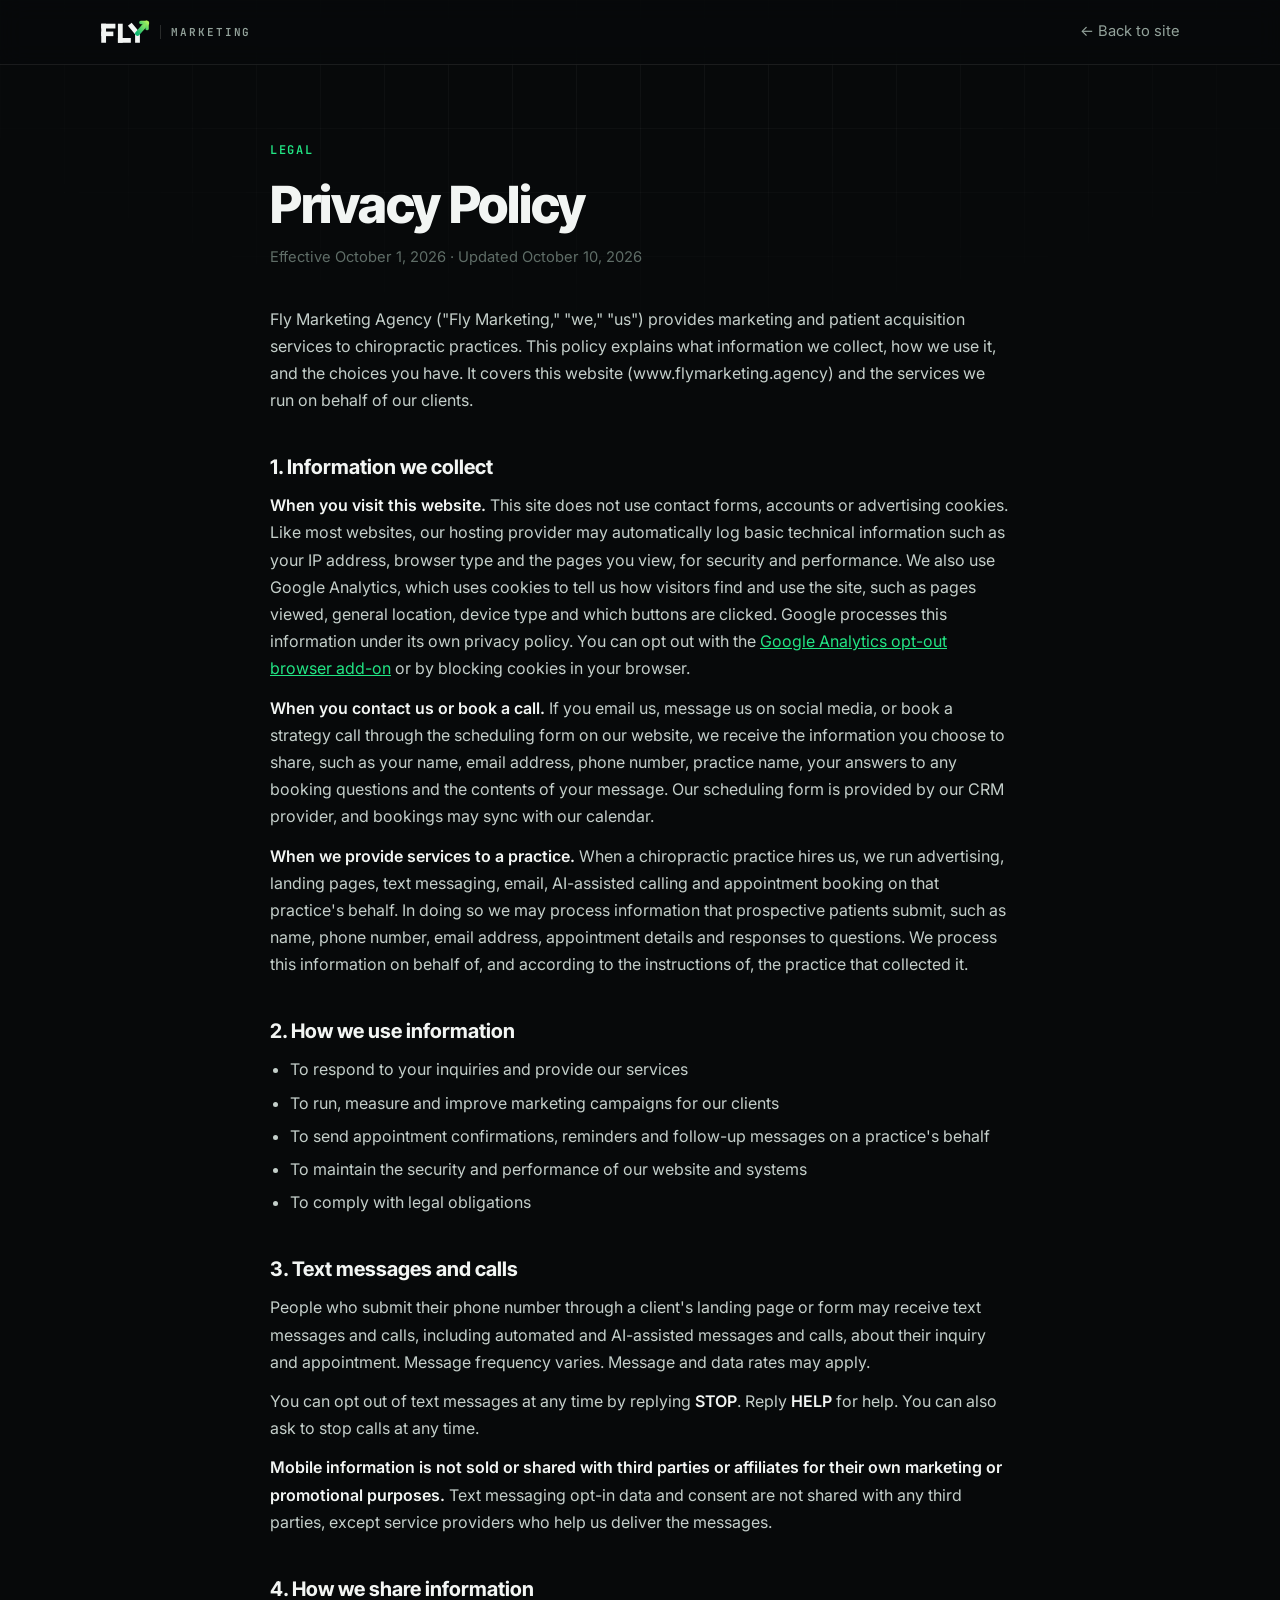
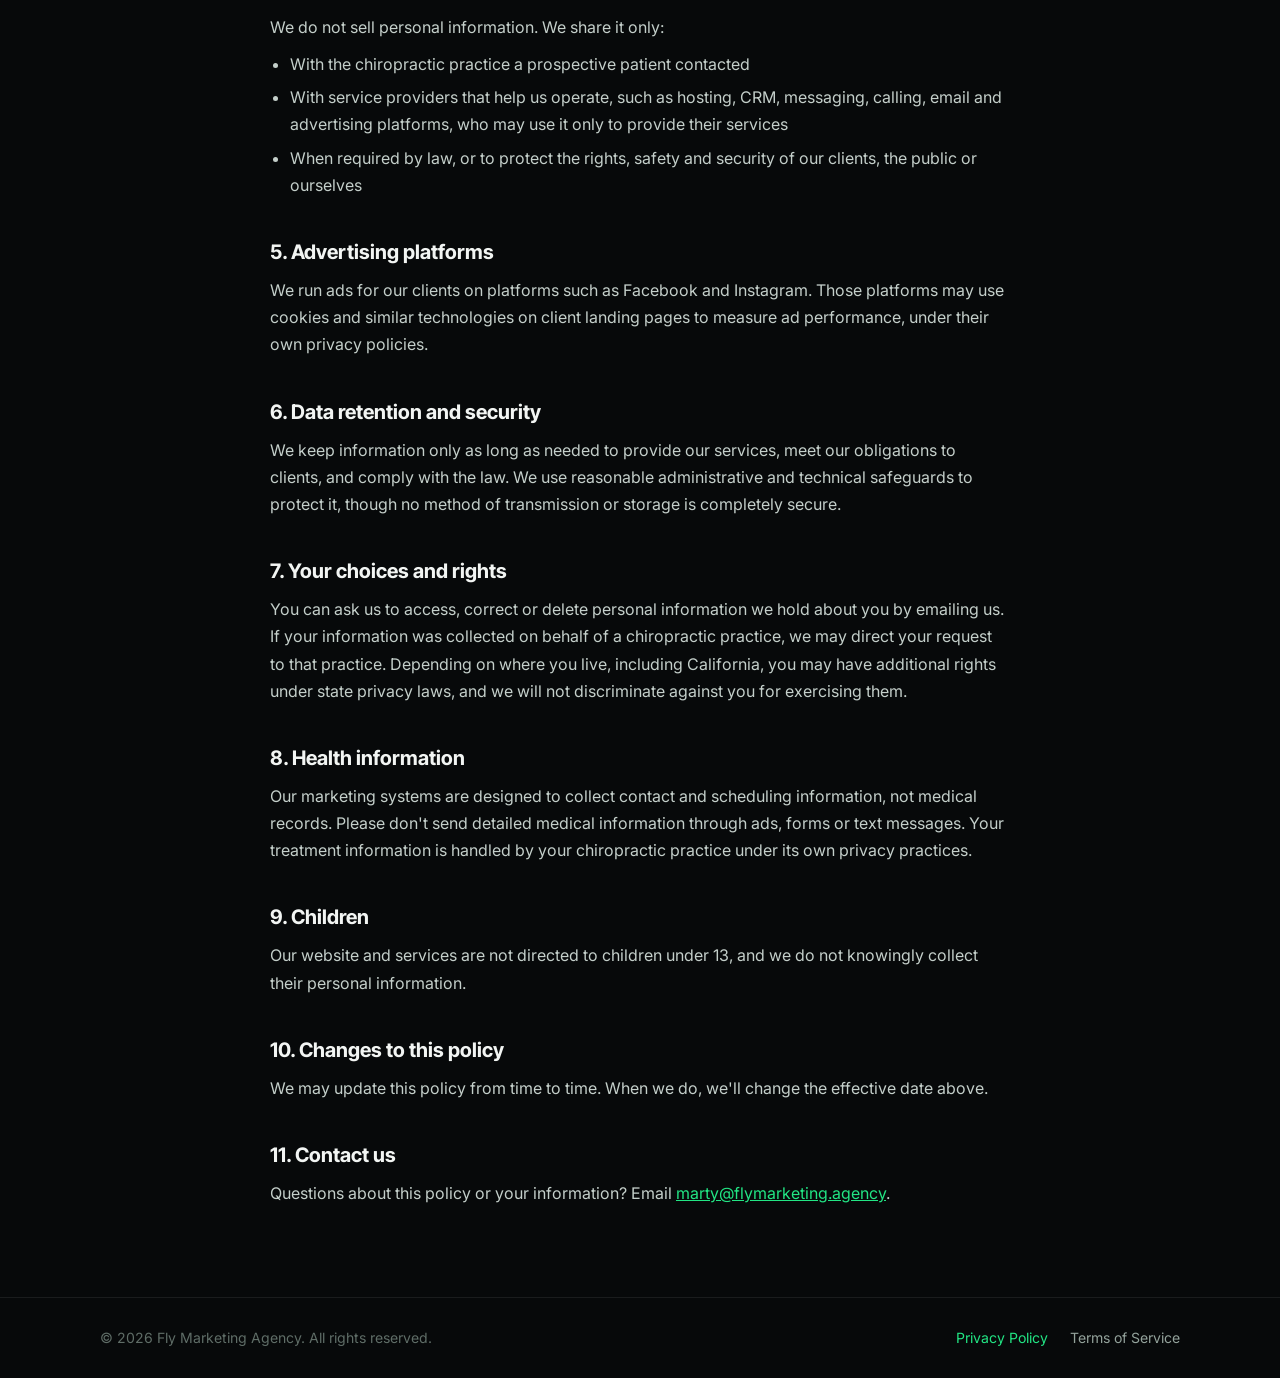
<file: privacy.html>
<!doctype html>
<html lang="en">
<head>
<!-- Google tag (gtag.js) -->
<script async src="https://www.googletagmanager.com/gtag/js?id=G-E39R969YW1"></script>
<script>
  window.dataLayer = window.dataLayer || [];
  function gtag(){dataLayer.push(arguments);}
  gtag('js', new Date());

  gtag('config', 'G-E39R969YW1');
</script>
<meta charset="utf-8">
<meta name="viewport" content="width=device-width, initial-scale=1">
<title>Privacy Policy | Fly Marketing Agency</title>
<meta name="description" content="How Fly Marketing Agency collects, uses and protects information.">
<link rel="canonical" href="https://www.flymarketing.agency/privacy.html">
<meta name="theme-color" content="#07090a">
<link rel="icon" href="favicon.svg" type="image/svg+xml">
<link rel="preconnect" href="https://fonts.googleapis.com">
<link rel="preconnect" href="https://fonts.gstatic.com" crossorigin>
<link href="https://fonts.googleapis.com/css2?family=Inter:wght@400;500;600&family=Inter+Tight:wght@700;800&family=JetBrains+Mono:wght@600&display=swap" rel="stylesheet">
<link rel="stylesheet" href="legal.css">
</head>
<body>
<nav><div class="wrap">
  <a href="./" class="logo" aria-label="Fly Marketing Agency home"><img src="brand/fly-logo-white.svg" alt="FLY" height="24"><span>Marketing</span></a>
  <a href="./" class="back">← Back to site</a>
</div></nav>

<main class="wrap doc">
  <span class="eyebrow">Legal</span>
  <h1>Privacy Policy</h1>
  <p class="updated">Effective October 1, 2026 · Updated October 10, 2026</p>

  <p>Fly Marketing Agency ("Fly Marketing," "we," "us") provides marketing and patient acquisition services to chiropractic practices. This policy explains what information we collect, how we use it, and the choices you have. It covers this website (www.flymarketing.agency) and the services we run on behalf of our clients.</p>

  <h2>1. Information we collect</h2>
  <p><strong>When you visit this website.</strong> This site does not use contact forms, accounts or advertising cookies. Like most websites, our hosting provider may automatically log basic technical information such as your IP address, browser type and the pages you view, for security and performance. We also use Google Analytics, which uses cookies to tell us how visitors find and use the site, such as pages viewed, general location, device type and which buttons are clicked. Google processes this information under its own privacy policy. You can opt out with the <a href="https://tools.google.com/dlpage/gaoptout" target="_blank" rel="noopener">Google Analytics opt-out browser add-on</a> or by blocking cookies in your browser.</p>
  <p><strong>When you contact us or book a call.</strong> If you email us, message us on social media, or book a strategy call through the scheduling form on our website, we receive the information you choose to share, such as your name, email address, phone number, practice name, your answers to any booking questions and the contents of your message. Our scheduling form is provided by our CRM provider, and bookings may sync with our calendar.</p>
  <p><strong>When we provide services to a practice.</strong> When a chiropractic practice hires us, we run advertising, landing pages, text messaging, email, AI-assisted calling and appointment booking on that practice's behalf. In doing so we may process information that prospective patients submit, such as name, phone number, email address, appointment details and responses to questions. We process this information on behalf of, and according to the instructions of, the practice that collected it.</p>

  <h2>2. How we use information</h2>
  <ul>
    <li>To respond to your inquiries and provide our services</li>
    <li>To run, measure and improve marketing campaigns for our clients</li>
    <li>To send appointment confirmations, reminders and follow-up messages on a practice's behalf</li>
    <li>To maintain the security and performance of our website and systems</li>
    <li>To comply with legal obligations</li>
  </ul>

  <h2>3. Text messages and calls</h2>
  <p>People who submit their phone number through a client's landing page or form may receive text messages and calls, including automated and AI-assisted messages and calls, about their inquiry and appointment. Message frequency varies. Message and data rates may apply.</p>
  <p>You can opt out of text messages at any time by replying <strong>STOP</strong>. Reply <strong>HELP</strong> for help. You can also ask to stop calls at any time.</p>
  <p><strong>Mobile information is not sold or shared with third parties or affiliates for their own marketing or promotional purposes.</strong> Text messaging opt-in data and consent are not shared with any third parties, except service providers who help us deliver the messages.</p>

  <h2>4. How we share information</h2>
  <p>We do not sell personal information. We share it only:</p>
  <ul>
    <li>With the chiropractic practice a prospective patient contacted</li>
    <li>With service providers that help us operate, such as hosting, CRM, messaging, calling, email and advertising platforms, who may use it only to provide their services</li>
    <li>When required by law, or to protect the rights, safety and security of our clients, the public or ourselves</li>
  </ul>

  <h2>5. Advertising platforms</h2>
  <p>We run ads for our clients on platforms such as Facebook and Instagram. Those platforms may use cookies and similar technologies on client landing pages to measure ad performance, under their own privacy policies.</p>

  <h2>6. Data retention and security</h2>
  <p>We keep information only as long as needed to provide our services, meet our obligations to clients, and comply with the law. We use reasonable administrative and technical safeguards to protect it, though no method of transmission or storage is completely secure.</p>

  <h2>7. Your choices and rights</h2>
  <p>You can ask us to access, correct or delete personal information we hold about you by emailing us. If your information was collected on behalf of a chiropractic practice, we may direct your request to that practice. Depending on where you live, including California, you may have additional rights under state privacy laws, and we will not discriminate against you for exercising them.</p>

  <h2>8. Health information</h2>
  <p>Our marketing systems are designed to collect contact and scheduling information, not medical records. Please don't send detailed medical information through ads, forms or text messages. Your treatment information is handled by your chiropractic practice under its own privacy practices.</p>

  <h2>9. Children</h2>
  <p>Our website and services are not directed to children under 13, and we do not knowingly collect their personal information.</p>

  <h2>10. Changes to this policy</h2>
  <p>We may update this policy from time to time. When we do, we'll change the effective date above.</p>

  <h2>11. Contact us</h2>
  <p>Questions about this policy or your information? Email <a href="mailto:marty@flymarketing.agency">marty@flymarketing.agency</a>.</p>
</main>

<footer><div class="wrap">
  <span>© 2026 Fly Marketing Agency. All rights reserved.</span>
  <span class="links"><a href="privacy.html" aria-current="page">Privacy Policy</a><a href="terms.html">Terms of Service</a></span>
</div></footer>
</body>
</html>
</file>
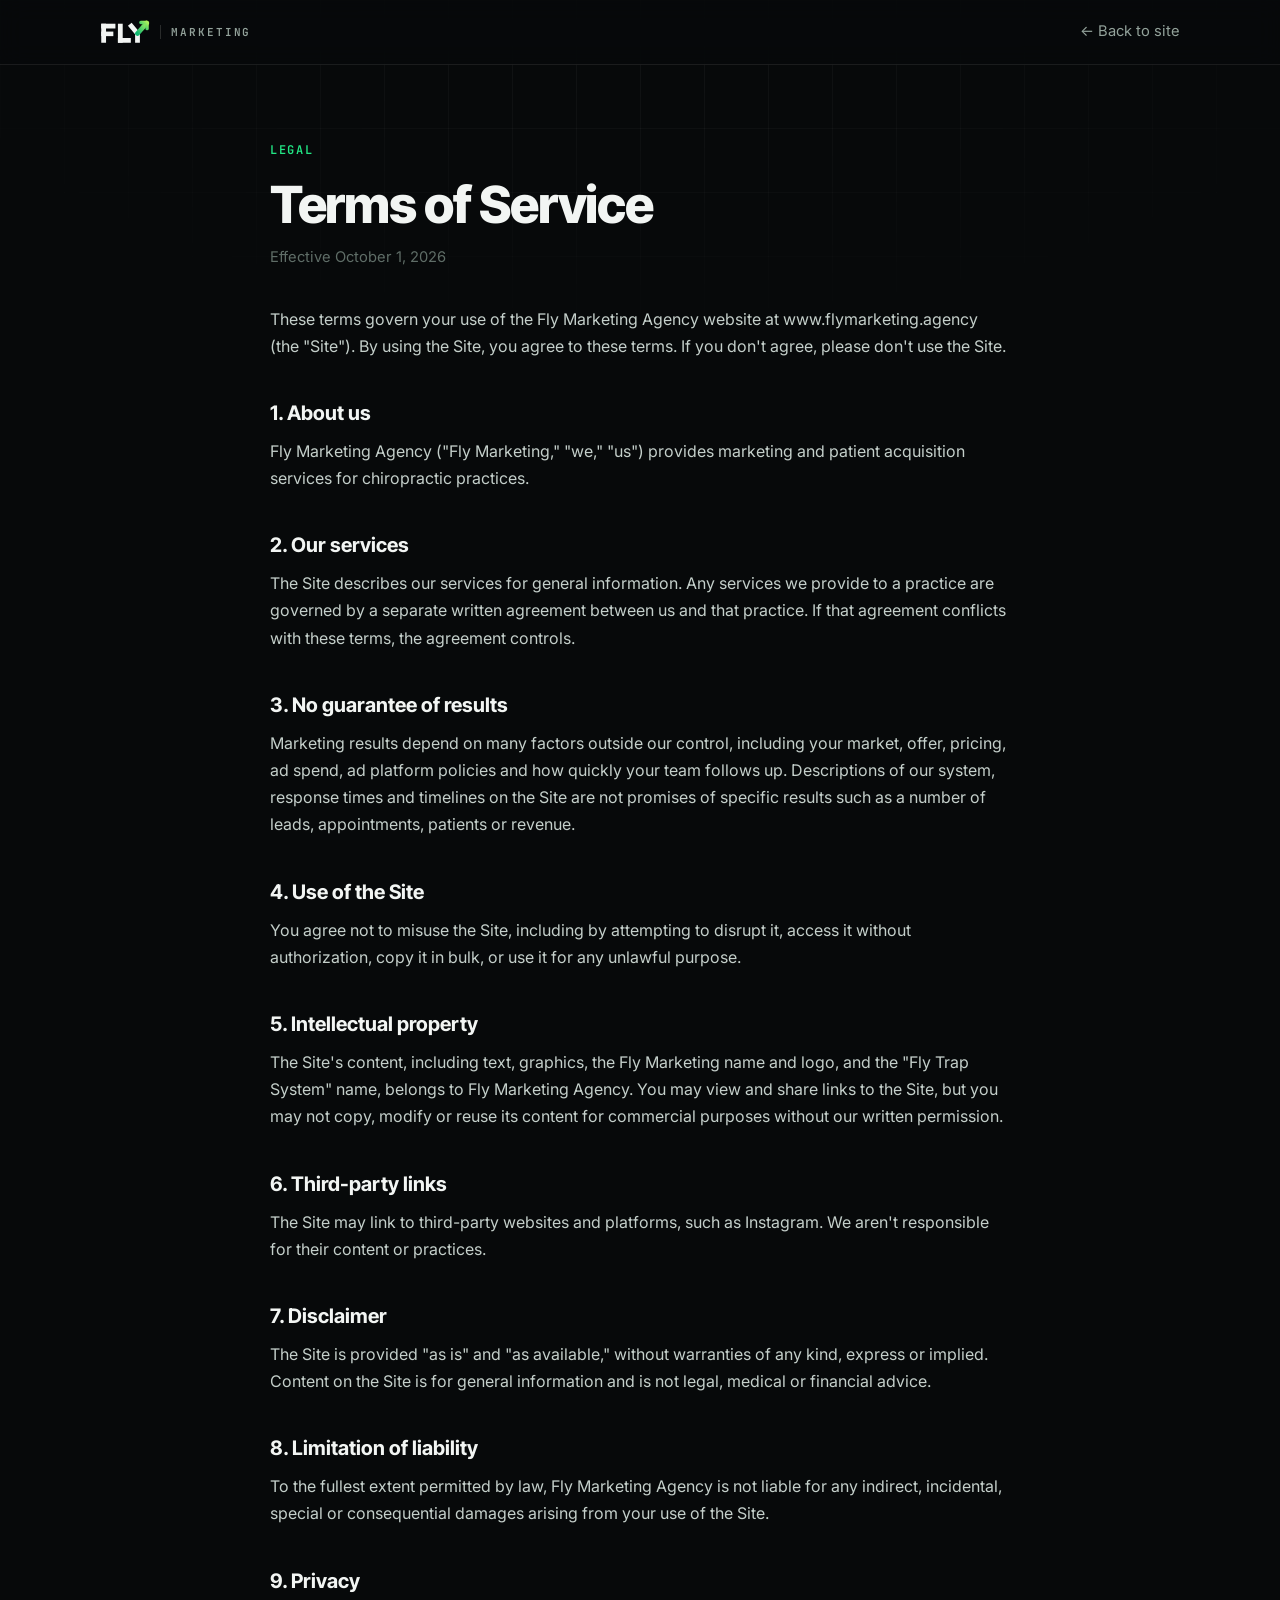
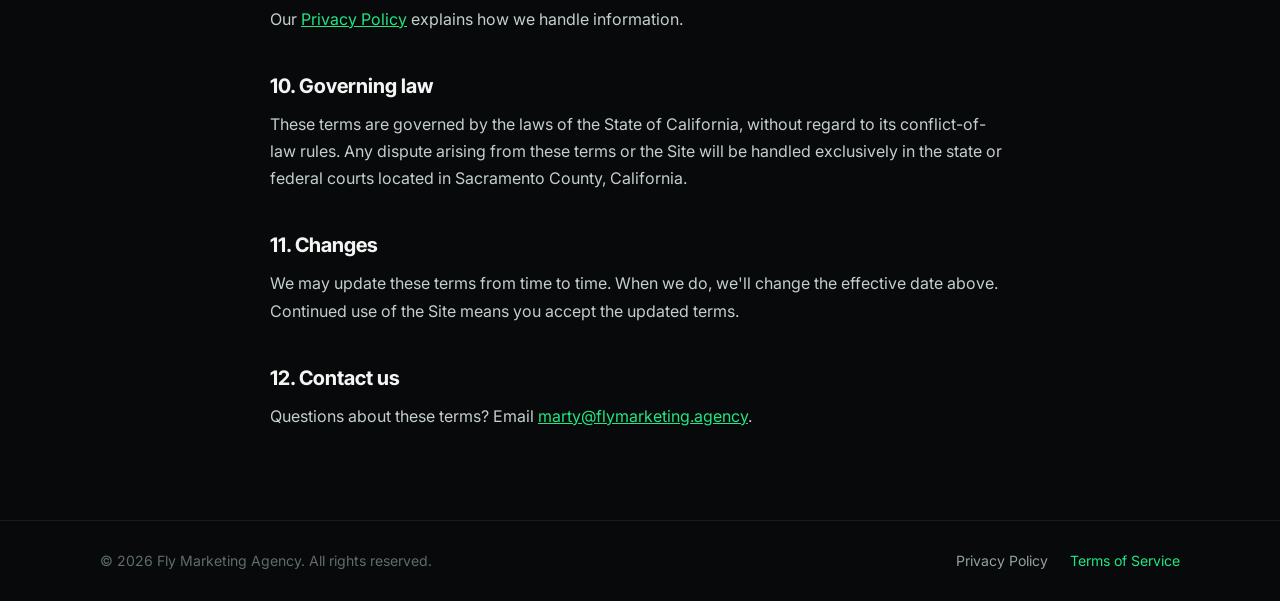
<file: terms.html>
<!doctype html>
<html lang="en">
<head>
<!-- Google tag (gtag.js) -->
<script async src="https://www.googletagmanager.com/gtag/js?id=G-E39R969YW1"></script>
<script>
  window.dataLayer = window.dataLayer || [];
  function gtag(){dataLayer.push(arguments);}
  gtag('js', new Date());

  gtag('config', 'G-E39R969YW1');
</script>
<meta charset="utf-8">
<meta name="viewport" content="width=device-width, initial-scale=1">
<title>Terms of Service | Fly Marketing Agency</title>
<meta name="description" content="Terms for using the Fly Marketing Agency website.">
<link rel="canonical" href="https://www.flymarketing.agency/terms.html">
<meta name="theme-color" content="#07090a">
<link rel="icon" href="favicon.svg" type="image/svg+xml">
<link rel="preconnect" href="https://fonts.googleapis.com">
<link rel="preconnect" href="https://fonts.gstatic.com" crossorigin>
<link href="https://fonts.googleapis.com/css2?family=Inter:wght@400;500;600&family=Inter+Tight:wght@700;800&family=JetBrains+Mono:wght@600&display=swap" rel="stylesheet">
<link rel="stylesheet" href="legal.css">
</head>
<body>
<nav><div class="wrap">
  <a href="./" class="logo" aria-label="Fly Marketing Agency home"><img src="brand/fly-logo-white.svg" alt="FLY" height="24"><span>Marketing</span></a>
  <a href="./" class="back">← Back to site</a>
</div></nav>

<main class="wrap doc">
  <span class="eyebrow">Legal</span>
  <h1>Terms of Service</h1>
  <p class="updated">Effective October 1, 2026</p>

  <p>These terms govern your use of the Fly Marketing Agency website at www.flymarketing.agency (the "Site"). By using the Site, you agree to these terms. If you don't agree, please don't use the Site.</p>

  <h2>1. About us</h2>
  <p>Fly Marketing Agency ("Fly Marketing," "we," "us") provides marketing and patient acquisition services for chiropractic practices.</p>

  <h2>2. Our services</h2>
  <p>The Site describes our services for general information. Any services we provide to a practice are governed by a separate written agreement between us and that practice. If that agreement conflicts with these terms, the agreement controls.</p>

  <h2>3. No guarantee of results</h2>
  <p>Marketing results depend on many factors outside our control, including your market, offer, pricing, ad spend, ad platform policies and how quickly your team follows up. Descriptions of our system, response times and timelines on the Site are not promises of specific results such as a number of leads, appointments, patients or revenue.</p>

  <h2>4. Use of the Site</h2>
  <p>You agree not to misuse the Site, including by attempting to disrupt it, access it without authorization, copy it in bulk, or use it for any unlawful purpose.</p>

  <h2>5. Intellectual property</h2>
  <p>The Site's content, including text, graphics, the Fly Marketing name and logo, and the "Fly Trap System" name, belongs to Fly Marketing Agency. You may view and share links to the Site, but you may not copy, modify or reuse its content for commercial purposes without our written permission.</p>

  <h2>6. Third-party links</h2>
  <p>The Site may link to third-party websites and platforms, such as Instagram. We aren't responsible for their content or practices.</p>

  <h2>7. Disclaimer</h2>
  <p>The Site is provided "as is" and "as available," without warranties of any kind, express or implied. Content on the Site is for general information and is not legal, medical or financial advice.</p>

  <h2>8. Limitation of liability</h2>
  <p>To the fullest extent permitted by law, Fly Marketing Agency is not liable for any indirect, incidental, special or consequential damages arising from your use of the Site.</p>

  <h2>9. Privacy</h2>
  <p>Our <a href="privacy.html">Privacy Policy</a> explains how we handle information.</p>

  <h2>10. Governing law</h2>
  <p>These terms are governed by the laws of the State of California, without regard to its conflict-of-law rules. Any dispute arising from these terms or the Site will be handled exclusively in the state or federal courts located in Sacramento County, California.</p>

  <h2>11. Changes</h2>
  <p>We may update these terms from time to time. When we do, we'll change the effective date above. Continued use of the Site means you accept the updated terms.</p>

  <h2>12. Contact us</h2>
  <p>Questions about these terms? Email <a href="mailto:marty@flymarketing.agency">marty@flymarketing.agency</a>.</p>
</main>

<footer><div class="wrap">
  <span>© 2026 Fly Marketing Agency. All rights reserved.</span>
  <span class="links"><a href="privacy.html">Privacy Policy</a><a href="terms.html" aria-current="page">Terms of Service</a></span>
</div></footer>
</body>
</html>
</file>
<file: legal.css>
:root{--bg:#07090a;--card:#101516;--line:rgba(255,255,255,.08);--text:#f2f5f3;--muted:#93a29b;--dim:#5f6d67;--green:#22e584}
*{box-sizing:border-box;margin:0;padding:0}
body{background:var(--bg);color:var(--text);font:16px/1.7 Inter,system-ui,sans-serif;-webkit-font-smoothing:antialiased}
body::before{content:"";position:fixed;inset:0;z-index:-1;pointer-events:none;
  background-image:linear-gradient(var(--line) 1px,transparent 1px),linear-gradient(90deg,var(--line) 1px,transparent 1px);
  background-size:64px 64px;mask-image:radial-gradient(ellipse 80% 50% at 50% 0%,#000 20%,transparent 80%);opacity:.5}
a{color:var(--green)}
.wrap{max-width:780px;margin:0 auto;padding:0 20px}
nav{position:sticky;top:0;background:rgba(7,9,10,.8);backdrop-filter:blur(12px);-webkit-backdrop-filter:blur(12px);border-bottom:1px solid var(--line);z-index:10}
nav .wrap{max-width:1120px;display:flex;align-items:center;justify-content:space-between;height:64px}
.logo{display:flex;align-items:center;gap:10px;text-decoration:none}
.logo img{height:24px;width:auto}
.logo span{color:var(--muted);font:600 11px "JetBrains Mono",monospace;letter-spacing:.18em;text-transform:uppercase;padding-left:10px;border-left:1px solid rgba(255,255,255,.14)}
.back{color:var(--muted);text-decoration:none;font-size:.92rem}
.back:hover{color:var(--green)}
.doc{padding:70px 20px 90px}
.eyebrow{font:600 12px "JetBrains Mono",monospace;letter-spacing:.14em;text-transform:uppercase;color:var(--green)}
h1{font:800 clamp(2.2rem,5vw,3.2rem)/1.1 "Inter Tight",sans-serif;letter-spacing:-.025em;margin-top:14px}
.updated{color:var(--dim);margin:12px 0 36px;font-size:.92rem}
h2{font:700 1.25rem/1.3 "Inter Tight",sans-serif;margin:40px 0 12px}
p,li{color:#c4cfca}
p+p{margin-top:12px}
ul{margin:10px 0 0 20px;display:flex;flex-direction:column;gap:6px}
strong{color:var(--text);font-weight:600}
footer{border-top:1px solid var(--line);padding:28px 0;color:var(--dim);font-size:.88rem}
footer .wrap{max-width:1120px;display:flex;justify-content:space-between;gap:12px 24px;flex-wrap:wrap}
footer .links{display:flex;gap:22px}
footer a{color:var(--muted);text-decoration:none}
footer a:hover,footer a[aria-current]{color:var(--green)}
</file>
